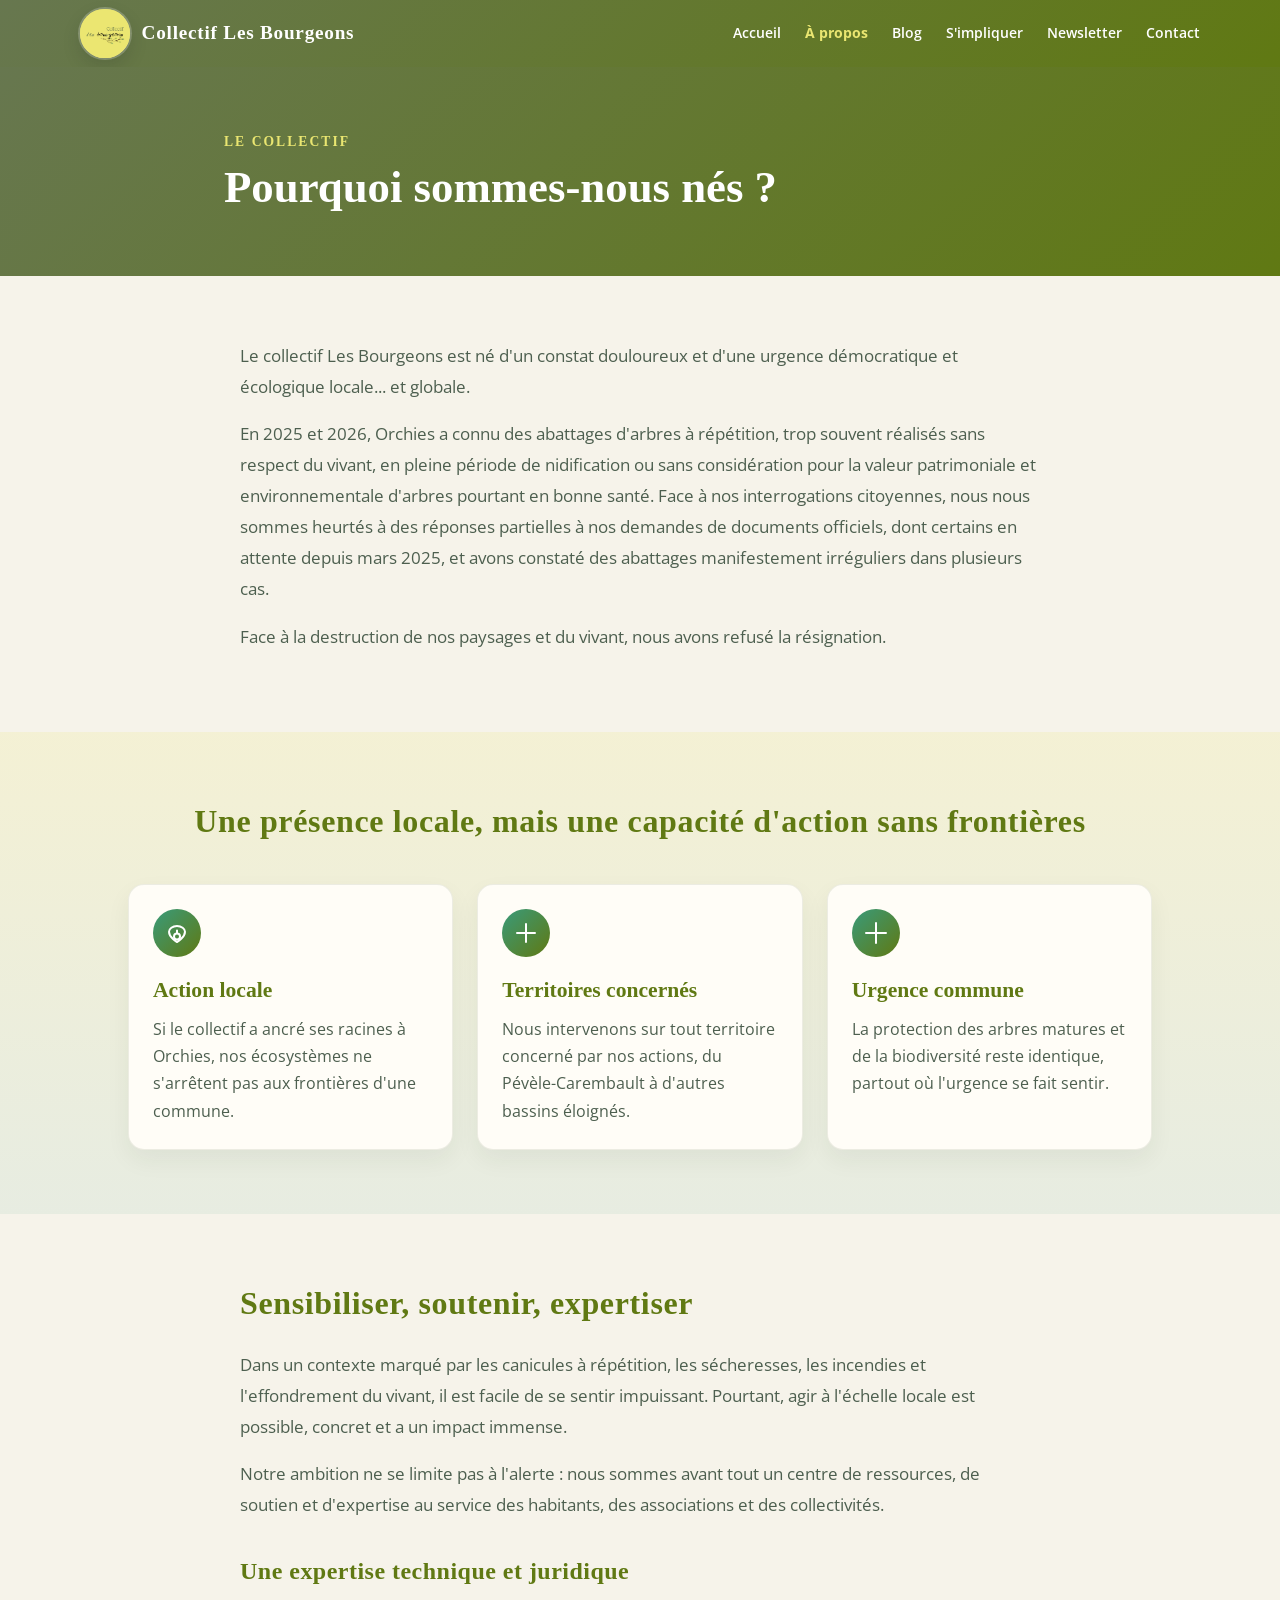
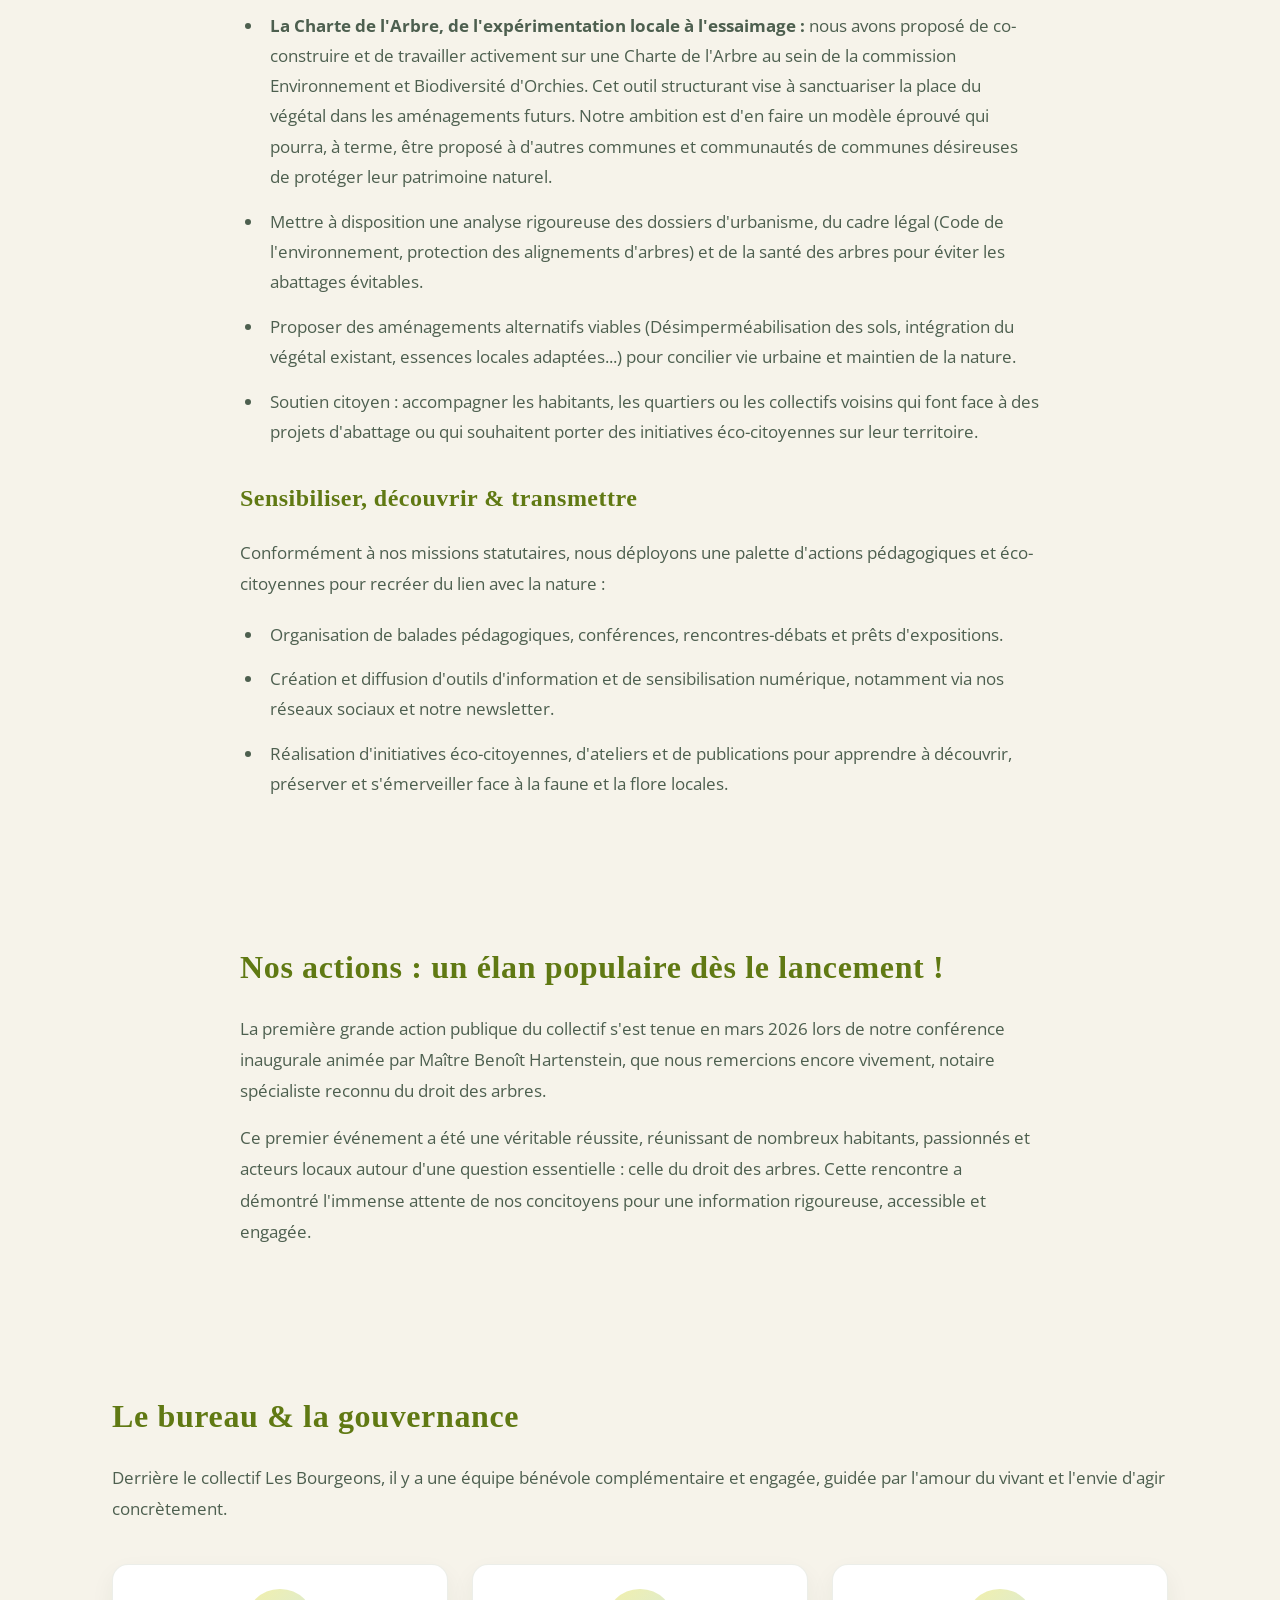
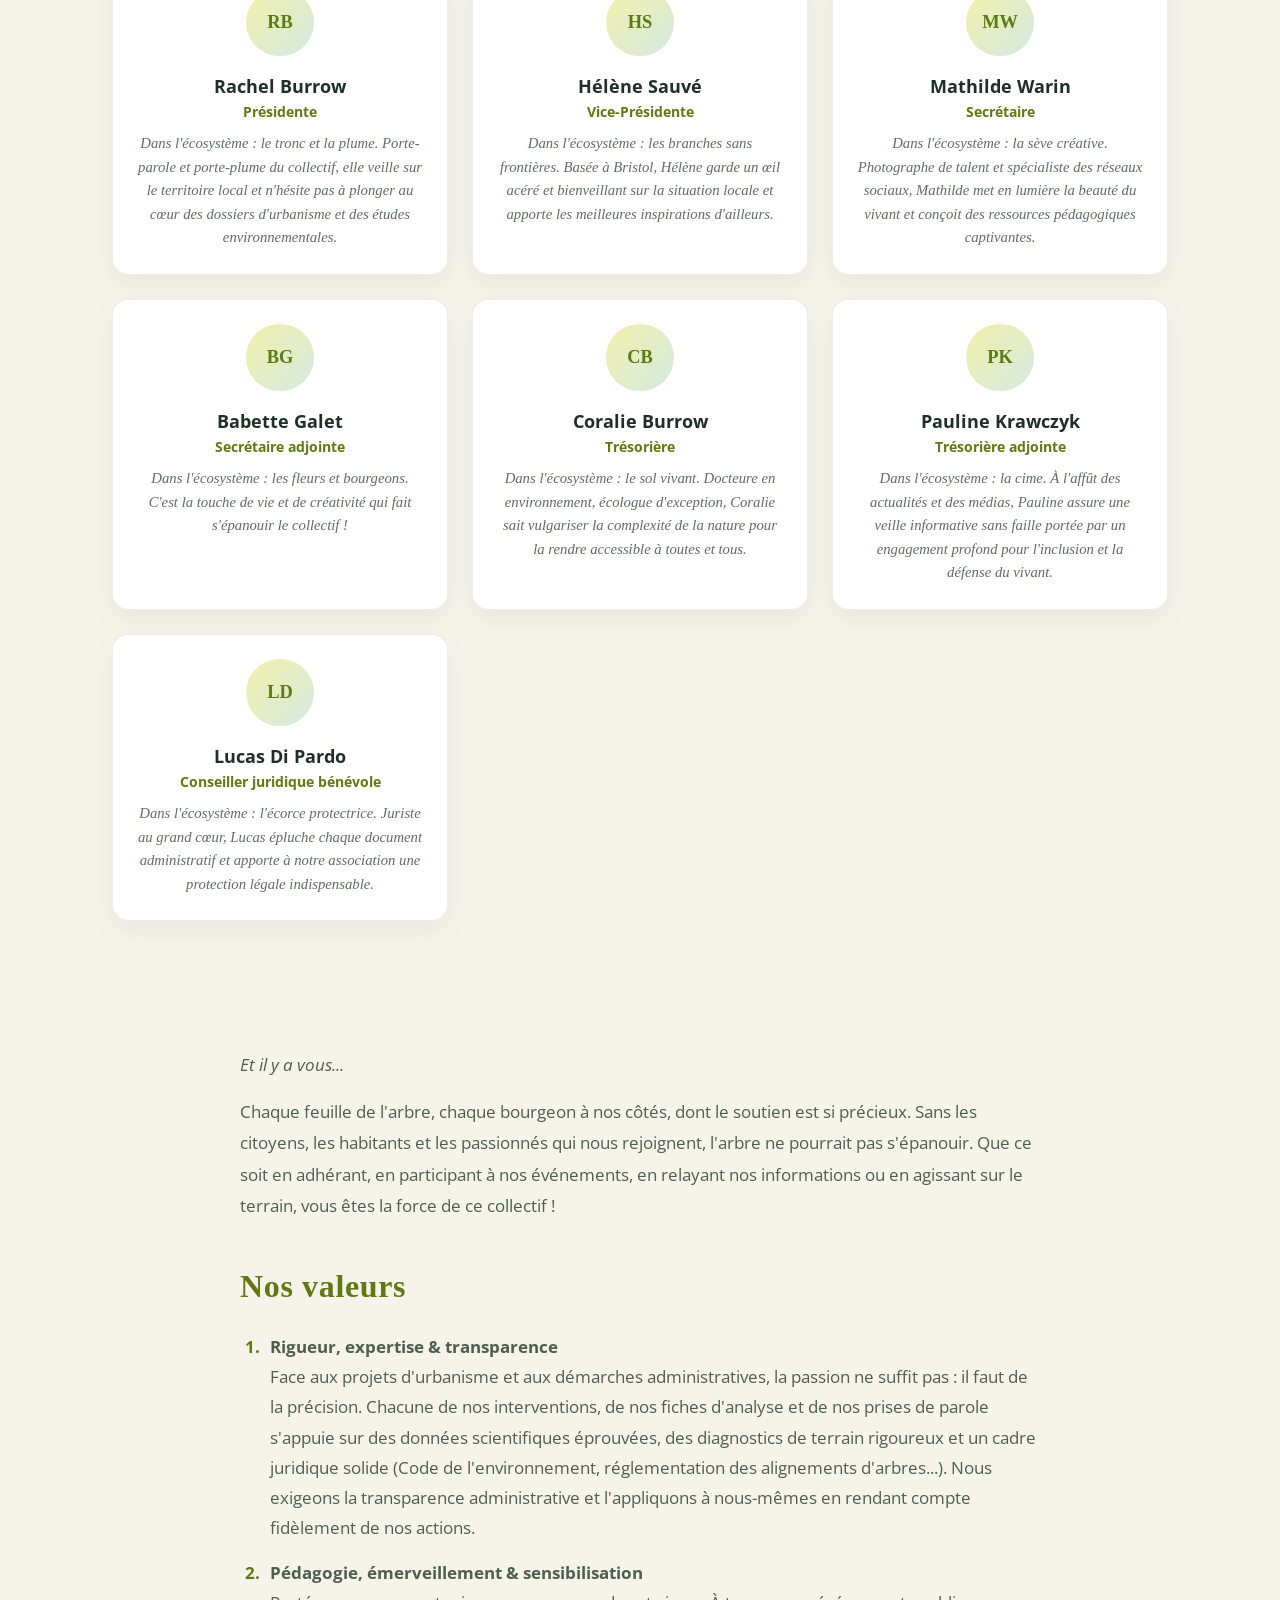
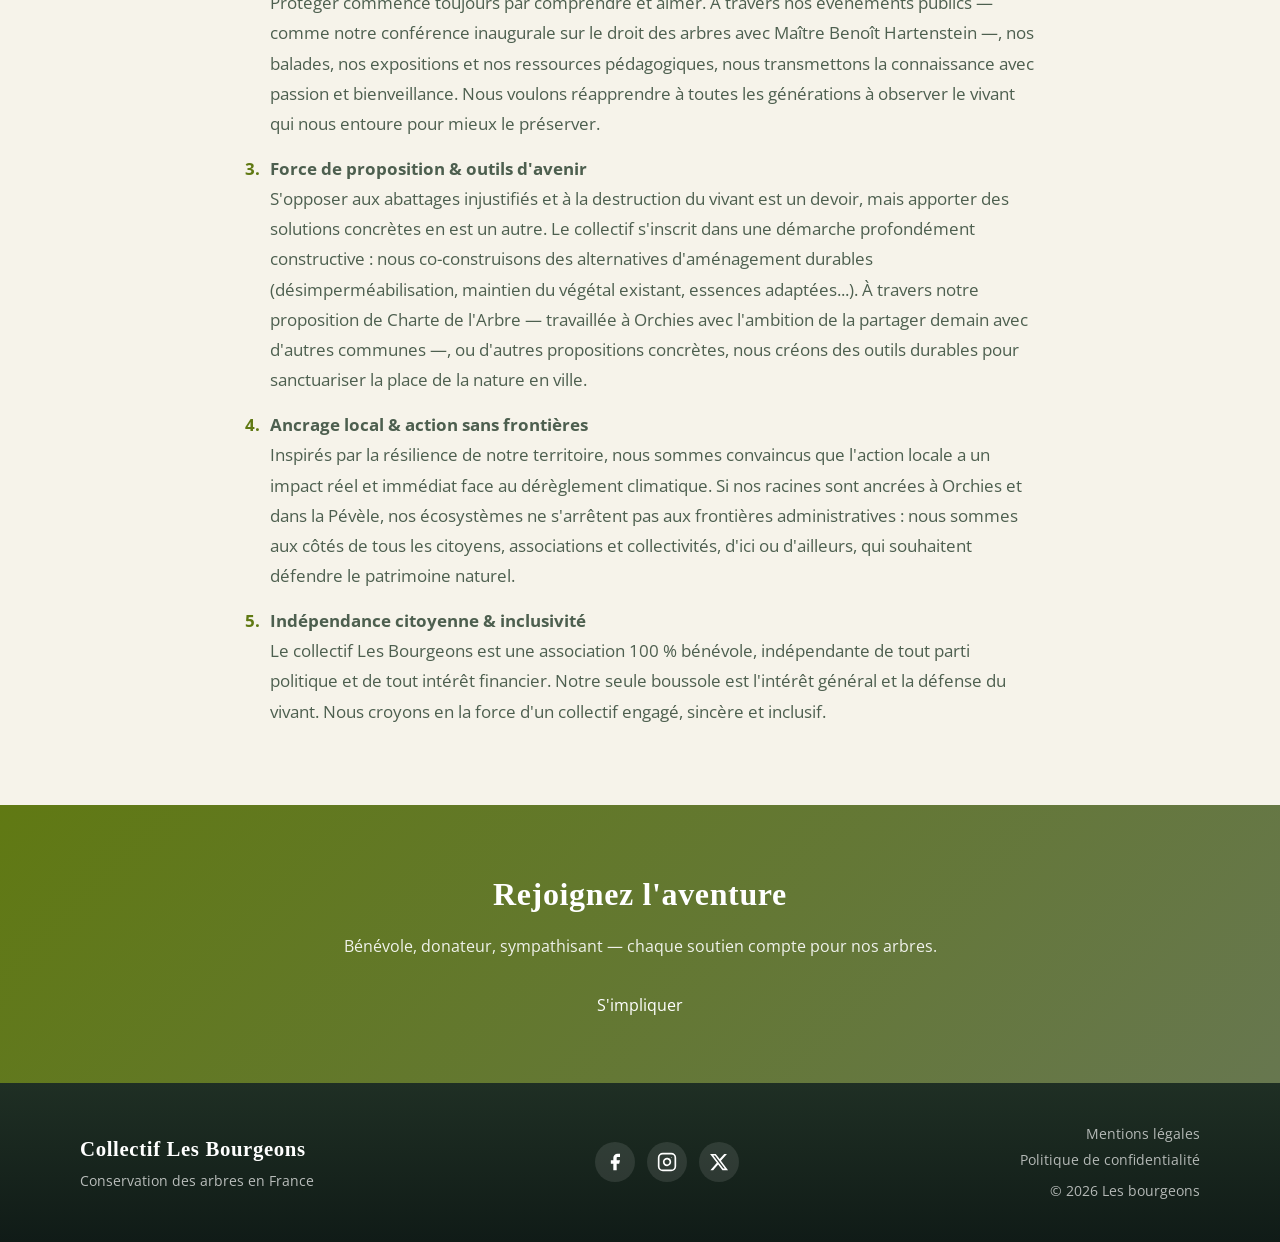
<file: about.html>
<!DOCTYPE html>
<html lang="fr">
<head>
  <meta charset="UTF-8">
  <meta name="viewport" content="width=device-width, initial-scale=1.0">
  <title>À propos — Les bourgeons</title>
  <meta name="description" content="Découvrez l'histoire, la mission et l'équipe de l'association Les bourgeons, dédiée à la conservation des arbres en France.">
  <link rel="preconnect" href="https://fonts.googleapis.com">
  <link rel="preconnect" href="https://fonts.gstatic.com" crossorigin>
  <link href="https://fonts.googleapis.com/css2?family=Open+Sans:wght@400;500;600;700;800&display=swap" rel="stylesheet">
  <link rel="stylesheet" href="styles.css">
</head>
<body>

  <!-- Navigation -->
  <nav class="navbar">
    <div class="navbar-inner">
      <div class="navbar-row">
        <a href="index.html" class="brand">
          <div class="brand-logo">
            <img src="images/logo-yellow.jpg" alt="Collectif Les Bourgeons logo" />
          </div>
          <span class="brand-name">Collectif Les Bourgeons</span>
        </a>
        <div class="nav-links">
          <a href="/">Accueil</a>
          <a href="about" class="active">À propos</a>
          <a href="blog">Blog</a>
          <a href="agir">S'impliquer</a>
          <a href="newsletter">Newsletter</a>
          <a href="contact">Contact</a>
        </div>
        <button id="menu-btn" class="menu-btn" aria-label="Ouvrir le menu">
          <svg fill="none" stroke="currentColor" viewBox="0 0 24 24">
            <path stroke-linecap="round" stroke-linejoin="round" stroke-width="2" d="M4 6h16M4 12h16M4 18h16"/>
          </svg>
        </button>
      </div>
      <div id="mobile-menu" class="mobile-menu">
        <div class="mobile-menu-inner">
           <a href="/">Accueil</a>
          <a href="about" class="active">À propos</a>
          <a href="blog">Blog</a>
          <a href="agir">S'impliquer</a>
          <a href="newsletter">Newsletter</a>
          <a href="contact">Contact</a>
        </div>
      </div>
    </div>
  </nav>

  <main>

    <section class="page-header">
      <div class="page-header-inner">
        <p class="page-header-eyebrow">Le collectif</p>
        <h1 class="page-header-title">Pourquoi sommes-nous nés ?</h1>
      </div>
    </section>

    <section class="content-section">
      <p class="body-text">
        Le collectif Les Bourgeons est né d'un constat douloureux et d'une urgence démocratique et écologique locale... et globale.
      </p>
      <p class="body-text">
        En 2025 et 2026, Orchies a connu des abattages d'arbres à répétition, trop souvent réalisés sans respect du vivant, en pleine période de nidification ou sans considération pour la valeur patrimoniale et environnementale d'arbres pourtant en bonne santé. Face à nos interrogations citoyennes, nous nous sommes heurtés à des réponses partielles à nos demandes de documents officiels, dont certains en attente depuis mars 2025, et avons constaté des abattages manifestement irréguliers dans plusieurs cas.
      </p>
      <p class="body-text">
        Face à la destruction de nos paysages et du vivant, nous avons refusé la résignation.
      </p>
    </section>

    <section class="section-tinted">
      <div class="section-tinted-inner">
        <h2 class="section-title section-title-center">Une présence locale, mais une capacité d'action sans frontières</h2>
        <div class="feature-grid">
          <div class="feature-card">
            <div class="feature-icon">
              <svg fill="none" stroke="currentColor" stroke-width="2" viewBox="0 0 24 24">
                <path stroke-linecap="round" stroke-linejoin="round" d="M12 21s-8-4.35-8-10.16C4 7.64 7.58 5 12 5s8 2.64 8 5.84C20 16.65 12 21 12 21z"/>
                <path stroke-linecap="round" stroke-linejoin="round" d="M12 9.5v3m0 0c1.66 0 3 1.34 3 3s-1.34 3-3 3-3-1.34-3-3 1.34-3 3-3z"/>
              </svg>
            </div>
            <h3>Action locale</h3>
            <p>Si le collectif a ancré ses racines à Orchies, nos écosystèmes ne s'arrêtent pas aux frontières d'une commune.</p>
          </div>
          <div class="feature-card">
            <div class="feature-icon">
              <svg fill="none" stroke="currentColor" stroke-width="2" viewBox="0 0 24 24">
                <path stroke-linecap="round" stroke-linejoin="round" d="M3 12h18M12 3v18"/>
              </svg>
            </div>
            <h3>Territoires concernés</h3>
            <p>Nous intervenons sur tout territoire concerné par nos actions, du Pévèle-Carembault à d'autres bassins éloignés.</p>
          </div>
          <div class="feature-card">
            <div class="feature-icon">
              <svg fill="none" stroke="currentColor" stroke-width="2" viewBox="0 0 24 24">
                <path stroke-linecap="round" stroke-linejoin="round" d="M12 2v20M2 12h20"/>
              </svg>
            </div>
            <h3>Urgence commune</h3>
            <p>La protection des arbres matures et de la biodiversité reste identique, partout où l'urgence se fait sentir.</p>
          </div>
        </div>
      </div>
    </section>

    <section class="content-section">
      <h2 class="section-title">Sensibiliser, soutenir, expertiser</h2>
      <p class="body-text">
        Dans un contexte marqué par les canicules à répétition, les sécheresses, les incendies et l'effondrement du vivant, il est facile de se sentir impuissant. Pourtant, agir à l'échelle locale est possible, concret et a un impact immense.
      </p>
      <p class="body-text">
        Notre ambition ne se limite pas à l'alerte : nous sommes avant tout un centre de ressources, de soutien et d'expertise au service des habitants, des associations et des collectivités.
      </p>
      

      <h3 class="section-title" style="font-size: 1.5rem; margin-top: 2rem;">Une expertise technique et juridique</h3>
      <ul class="about-bullets">
        <li>
          <strong>La Charte de l'Arbre, de l'expérimentation locale à l'essaimage :</strong> nous avons proposé de co-construire et de travailler activement sur une Charte de l'Arbre au sein de la commission Environnement et Biodiversité d'Orchies. Cet outil structurant vise à sanctuariser la place du végétal dans les aménagements futurs. Notre ambition est d'en faire un modèle éprouvé qui pourra, à terme, être proposé à d'autres communes et communautés de communes désireuses de protéger leur patrimoine naturel.
        </li>
        <li>
          Mettre à disposition une analyse rigoureuse des dossiers d'urbanisme, du cadre légal (Code de l'environnement, protection des alignements d'arbres) et de la santé des arbres pour éviter les abattages évitables.
        </li>
        <li>
          Proposer des aménagements alternatifs viables (Désimperméabilisation des sols, intégration du végétal existant, essences locales adaptées...) pour concilier vie urbaine et maintien de la nature.
        </li>
        <li>
          Soutien citoyen : accompagner les habitants, les quartiers ou les collectifs voisins qui font face à des projets d'abattage ou qui souhaitent porter des initiatives éco-citoyennes sur leur territoire.
        </li>
      </ul>

      <h3 class="section-title" style="font-size: 1.5rem; margin-top: 2rem;">Sensibiliser, découvrir &amp; transmettre</h3>
      <p class="body-text">
        Conformément à nos missions statutaires, nous déployons une palette d'actions pédagogiques et éco-citoyennes pour recréer du lien avec la nature :
      </p>
      <ul class="about-bullets">
        <li>Organisation de balades pédagogiques, conférences, rencontres-débats et prêts d'expositions.</li>
        <li>Création et diffusion d'outils d'information et de sensibilisation numérique, notamment via nos réseaux sociaux et notre newsletter.</li>
        <li>Réalisation d'initiatives éco-citoyennes, d'ateliers et de publications pour apprendre à découvrir, préserver et s'émerveiller face à la faune et la flore locales.</li>
      </ul>
    </section>

    <section class="content-section">
      <h2 class="section-title">Nos actions : un élan populaire dès le lancement !</h2>
      <p class="body-text">
        La première grande action publique du collectif s'est tenue en mars 2026 lors de notre conférence inaugurale animée par Maître Benoît Hartenstein, que nous remercions encore vivement, notaire spécialiste reconnu du droit des arbres.
      </p>
      <p class="body-text">
        Ce premier événement a été une véritable réussite, réunissant de nombreux habitants, passionnés et acteurs locaux autour d'une question essentielle : celle du droit des arbres. Cette rencontre a démontré l'immense attente de nos concitoyens pour une information rigoureuse, accessible et engagée.
      </p>
    </section>

    <section class="content-section content-section-wide">
      <h2 class="section-title">Le bureau &amp; la gouvernance</h2>
      <p class="body-text lead-text">
        Derrière le collectif Les Bourgeons, il y a une équipe bénévole complémentaire et engagée, guidée par l'amour du vivant et l'envie d'agir concrètement.
      </p>
      <div class="team-grid">
        <div class="team-card">
          <div class="avatar-circle"><span>RB</span></div>
          <p class="team-name">Rachel Burrow</p>
          <p class="team-role">Présidente</p>
          <p class="team-bio">Dans l'écosystème : le tronc et la plume. Porte-parole et porte-plume du collectif, elle veille sur le territoire local et n'hésite pas à plonger au cœur des dossiers d'urbanisme et des études environnementales.</p>
        </div>
        <div class="team-card">
          <div class="avatar-circle"><span>HS</span></div>
          <p class="team-name">Hélène Sauvé</p>
          <p class="team-role">Vice-Présidente</p>
          <p class="team-bio">Dans l'écosystème : les branches sans frontières. Basée à Bristol, Hélène garde un œil acéré et bienveillant sur la situation locale et apporte les meilleures inspirations d'ailleurs.</p>
        </div>
        <div class="team-card">
          <div class="avatar-circle"><span>MW</span></div>
          <p class="team-name">Mathilde Warin</p>
          <p class="team-role">Secrétaire</p>
          <p class="team-bio">Dans l'écosystème : la sève créative. Photographe de talent et spécialiste des réseaux sociaux, Mathilde met en lumière la beauté du vivant et conçoit des ressources pédagogiques captivantes.</p>
        </div>
        <div class="team-card">
          <div class="avatar-circle"><span>BG</span></div>
          <p class="team-name">Babette Galet</p>
          <p class="team-role">Secrétaire adjointe</p>
          <p class="team-bio">Dans l'écosystème : les fleurs et bourgeons. C'est la touche de vie et de créativité qui fait s'épanouir le collectif !</p>
        </div>
        <div class="team-card">
          <div class="avatar-circle"><span>CB</span></div>
          <p class="team-name">Coralie Burrow</p>
          <p class="team-role">Trésorière</p>
          <p class="team-bio">Dans l'écosystème : le sol vivant. Docteure en environnement, écologue d'exception, Coralie sait vulgariser la complexité de la nature pour la rendre accessible à toutes et tous.</p>
        </div>
        <div class="team-card">
          <div class="avatar-circle"><span>PK</span></div>
          <p class="team-name">Pauline Krawczyk</p>
          <p class="team-role">Trésorière adjointe</p>
          <p class="team-bio">Dans l'écosystème : la cime. À l'affût des actualités et des médias, Pauline assure une veille informative sans faille portée par un engagement profond pour l'inclusion et la défense du vivant.</p>
        </div>
        <div class="team-card">
          <div class="avatar-circle"><span>LD</span></div>
          <p class="team-name">Lucas Di Pardo</p>
          <p class="team-role">Conseiller juridique bénévole</p>
          <p class="team-bio">Dans l'écosystème : l'écorce protectrice. Juriste au grand cœur, Lucas épluche chaque document administratif et apporte à notre association une protection légale indispensable.</p>
        </div>
      </div>
    </section>

    <section class="content-section">
      <p class="body-text">
        <em>Et il y a vous...</em>
      </p>
      <p class="body-text">
        Chaque feuille de l'arbre, chaque bourgeon à nos côtés, dont le soutien est si précieux. Sans les citoyens, les habitants et les passionnés qui nous rejoignent, l'arbre ne pourrait pas s'épanouir. Que ce soit en adhérant, en participant à nos événements, en relayant nos informations ou en agissant sur le terrain, vous êtes la force de ce collectif !
      </p>

      <h2 class="section-title" style="margin-top: 2.5rem;">Nos valeurs</h2>
      <ol class="value-list">
        <li>
          <strong>Rigueur, expertise &amp; transparence</strong><br>
          Face aux projets d'urbanisme et aux démarches administratives, la passion ne suffit pas : il faut de la précision. Chacune de nos interventions, de nos fiches d'analyse et de nos prises de parole s'appuie sur des données scientifiques éprouvées, des diagnostics de terrain rigoureux et un cadre juridique solide (Code de l'environnement, réglementation des alignements d'arbres...). Nous exigeons la transparence administrative et l'appliquons à nous-mêmes en rendant compte fidèlement de nos actions.
        </li>
        <li>
          <strong>Pédagogie, émerveillement &amp; sensibilisation</strong><br>
          Protéger commence toujours par comprendre et aimer. À travers nos événements publics — comme notre conférence inaugurale sur le droit des arbres avec Maître Benoît Hartenstein —, nos balades, nos expositions et nos ressources pédagogiques, nous transmettons la connaissance avec passion et bienveillance. Nous voulons réapprendre à toutes les générations à observer le vivant qui nous entoure pour mieux le préserver.
        </li>
        <li>
          <strong>Force de proposition &amp; outils d'avenir</strong><br>
          S'opposer aux abattages injustifiés et à la destruction du vivant est un devoir, mais apporter des solutions concrètes en est un autre. Le collectif s'inscrit dans une démarche profondément constructive : nous co-construisons des alternatives d'aménagement durables (désimperméabilisation, maintien du végétal existant, essences adaptées...). À travers notre proposition de Charte de l'Arbre — travaillée à Orchies avec l'ambition de la partager demain avec d'autres communes —, ou d'autres propositions concrètes, nous créons des outils durables pour sanctuariser la place de la nature en ville.
        </li>
        <li>
          <strong>Ancrage local &amp; action sans frontières</strong><br>
          Inspirés par la résilience de notre territoire, nous sommes convaincus que l'action locale a un impact réel et immédiat face au dérèglement climatique. Si nos racines sont ancrées à Orchies et dans la Pévèle, nos écosystèmes ne s'arrêtent pas aux frontières administratives : nous sommes aux côtés de tous les citoyens, associations et collectivités, d'ici ou d'ailleurs, qui souhaitent défendre le patrimoine naturel.
        </li>
        <li>
          <strong>Indépendance citoyenne &amp; inclusivité</strong><br>
          Le collectif Les Bourgeons est une association 100 % bénévole, indépendante de tout parti politique et de tout intérêt financier. Notre seule boussole est l'intérêt général et la défense du vivant. Nous croyons en la force d'un collectif engagé, sincère et inclusif.
        </li>
      </ol>
    </section>

    <section class="cta-section">
      <div class="cta-inner">
        <h2>Rejoignez l'aventure</h2>
        <p>Bénévole, donateur, sympathisant — chaque soutien compte pour nos arbres.</p>
        <a href="agir class="btn btn-white">S'impliquer</a>
      </div>
    </section>

  </main>

  <!-- Footer -->
  <footer class="site-footer">
    <div class="footer-inner">
      <div class="footer-row">
        <div class="footer-brand">
          <p>Collectif Les Bourgeons</p>
          <p>Conservation des arbres en France</p>
        </div>
        <div class="footer-socials">
          <a href="#VOTRE-LIEN-FACEBOOK" class="footer-social-icon" aria-label="Facebook">
            <svg fill="currentColor" viewBox="0 0 24 24"><path d="M18 2h-3a5 5 0 0 0-5 5v3H7v4h3v8h4v-8h3l1-4h-4V7a1 1 0 0 1 1-1h3z"/></svg>
          </a>
          <a href="#VOTRE-LIEN-INSTAGRAM" class="footer-social-icon" aria-label="Instagram">
            <svg fill="none" stroke="currentColor" stroke-width="2" viewBox="0 0 24 24"><rect x="2" y="2" width="20" height="20" rx="5"/><path d="M16 11.37A4 4 0 1 1 12.63 8 4 4 0 0 1 16 11.37z"/><circle cx="17.5" cy="6.5" r="0.5" fill="white" stroke="none"/></svg>
          </a>
          <a href="#VOTRE-LIEN-X" class="footer-social-icon" aria-label="X (Twitter)">
            <svg fill="currentColor" viewBox="0 0 24 24"><path d="M18.244 2.25h3.308l-7.227 8.26 8.502 11.24H16.17l-5.214-6.817L4.99 21.75H1.68l7.73-8.835L1.254 2.25H8.08l4.713 6.231zm-1.161 17.52h1.833L7.084 4.126H5.117z"/></svg>
          </a>
        </div>
        <div class="footer-legal">
          <a href="legal.html">Mentions légales</a>
          <a href="legal.html#rgpd">Politique de confidentialité</a>
          <p>© 2026 Les bourgeons</p>
        </div>
      </div>
    </div>
  </footer>

  <script>
    const btn = document.getElementById('menu-btn');
    const menu = document.getElementById('mobile-menu');
    btn.addEventListener('click', () => menu.classList.toggle('is-open'));
  </script>
</body>
</html>
</file>
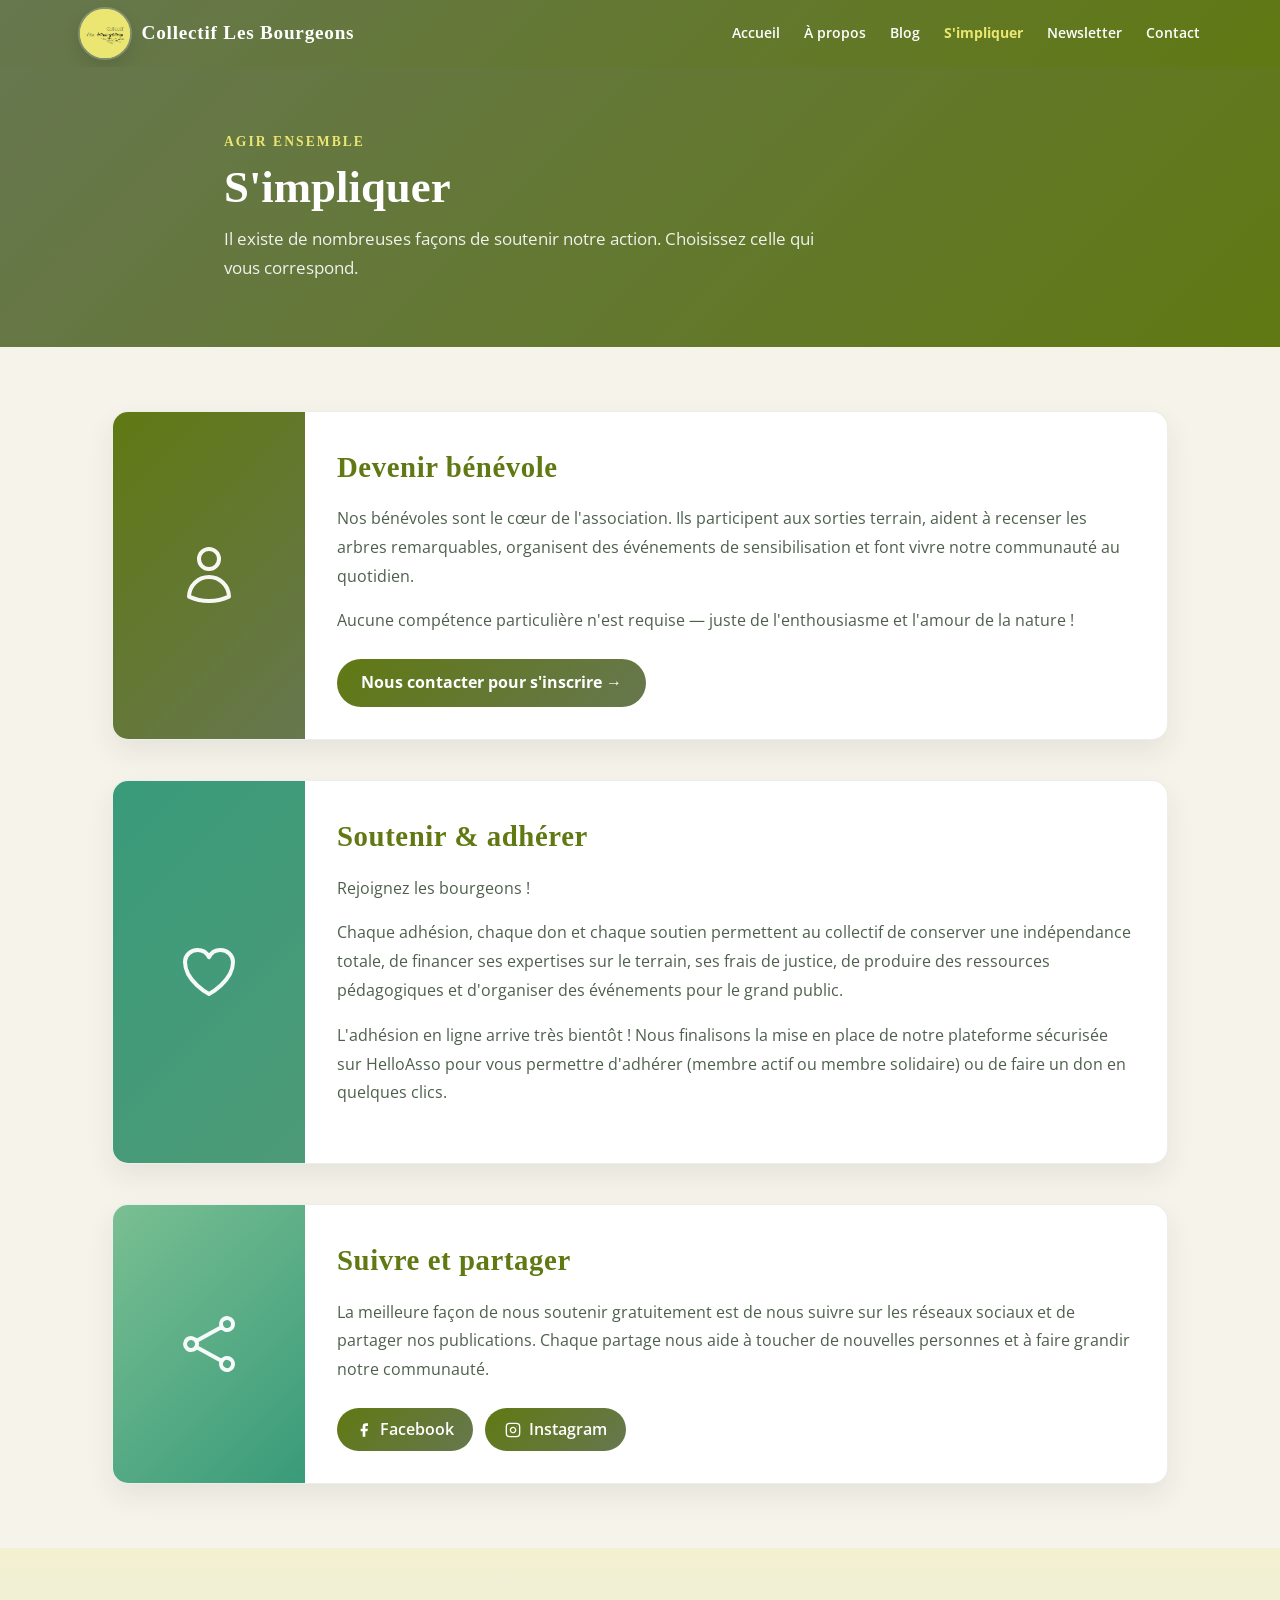
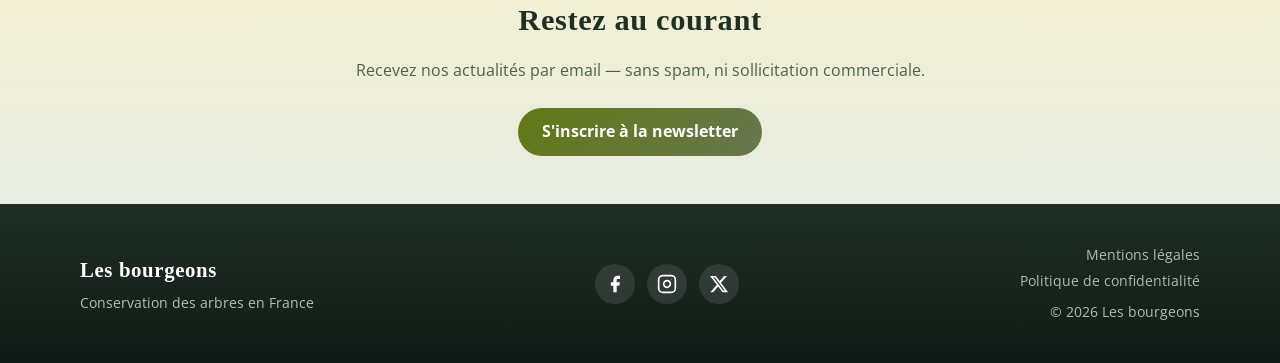
<file: agir.html>
<!DOCTYPE html>
<html lang="fr">
<head>
  <meta charset="UTF-8">
  <meta name="viewport" content="width=device-width, initial-scale=1.0">
  <title>S'impliquer — Les bourgeons</title>
  <meta name="description" content="Devenez bénévole, faites un don ou suivez-nous sur les réseaux sociaux. Chaque geste compte pour la conservation des arbres.">
  <link rel="preconnect" href="https://fonts.googleapis.com">
  <link rel="preconnect" href="https://fonts.gstatic.com" crossorigin>
  <link href="https://fonts.googleapis.com/css2?family=Open+Sans:wght@400;500;600;700;800&display=swap" rel="stylesheet">
  <link rel="stylesheet" href="styles.css">
</head>
<body>

  <!-- Navigation -->
  <nav class="navbar">
    <div class="navbar-inner">
      <div class="navbar-row">
        <a href="index.html" class="brand">
          <div class="brand-logo">
            <img src="images/logo-yellow.jpg" alt="Collectif Les Bourgeons logo" />
          </div>
          <span class="brand-name">Collectif Les Bourgeons</span>
        </a>
        <div class="nav-links">
          <a href="/">Accueil</a>
          <a href="about">À propos</a>
          <a href="blog">Blog</a>
          <a href="agir" class="active">S'impliquer</a>
          <a href="newsletter">Newsletter</a>
          <a href="contact">Contact</a>
        </div>
        <button id="menu-btn" class="menu-btn" aria-label="Ouvrir le menu">
          <svg fill="none" stroke="currentColor" viewBox="0 0 24 24">
            <path stroke-linecap="round" stroke-linejoin="round" stroke-width="2" d="M4 6h16M4 12h16M4 18h16"/>
          </svg>
        </button>
      </div>
      <div id="mobile-menu" class="mobile-menu">
        <div class="mobile-menu-inner">
          <a href="/">Accueil</a>
          <a href="about">À propos</a>
          <a href="blog">Blog</a>
          <a href="agir" class="active">S'impliquer</a>
          <a href="newsletter">Newsletter</a>
          <a href="contact">Contact</a>
        </div>
      </div>
    </div>
  </nav>

  <main>

    <!-- Page header -->
    <section class="page-header">
      <div class="page-header-inner">
        <p class="page-header-eyebrow">Agir ensemble</p>
        <h1 class="page-header-title">S'impliquer</h1>
        <p class="page-header-subtitle">
          Il existe de nombreuses façons de soutenir notre action. Choisissez celle qui vous correspond.
        </p>
      </div>
    </section>

    <!-- Ways to get involved -->
    <section class="involve-section">
      <div class="involve-cards">

        <!-- Bénévolat -->
        <div class="involve-card">
          <div class="involve-icon-panel involve-icon-panel--dark">
            <svg fill="none" stroke="currentColor" stroke-width="1.5" viewBox="0 0 24 24">
              <path stroke-linecap="round" stroke-linejoin="round" d="M15.75 6a3.75 3.75 0 11-7.5 0 3.75 3.75 0 017.5 0zM4.501 20.118a7.5 7.5 0 0114.998 0A17.933 17.933 0 0112 21.75c-2.676 0-5.216-.584-7.499-1.632z"/>
            </svg>
          </div>
          <div class="involve-content">
            <h2>Devenir bénévole</h2>
            <p>
              Nos bénévoles sont le cœur de l'association. Ils participent aux sorties terrain, aident à recenser les arbres remarquables,
              organisent des événements de sensibilisation et font vivre notre communauté au quotidien.
            </p>
            <p>
              Aucune compétence particulière n'est requise — juste de l'enthousiasme et l'amour de la nature !
            </p>
            <a href="contact.html" class="btn-pill btn-pill--dark">Nous contacter pour s'inscrire →</a>
          </div>
        </div>

        <!-- Soutenir & adhérer -->
        <div class="involve-card">
          <div class="involve-icon-panel involve-icon-panel--mid">
            <svg fill="none" stroke="currentColor" stroke-width="1.5" viewBox="0 0 24 24">
              <path stroke-linecap="round" stroke-linejoin="round" d="M21 8.25c0-2.485-2.099-4.5-4.688-4.5-1.935 0-3.597 1.126-4.312 2.733-.715-1.607-2.377-2.733-4.313-2.733C5.1 3.75 3 5.765 3 8.25c0 7.22 9 12 9 12s9-4.78 9-12z"/>
            </svg>
          </div>
          <div class="involve-content">
            <h2>Soutenir &amp; adhérer</h2>
            <p>
              Rejoignez les bourgeons !
            </p>
            <p>
              Chaque adhésion, chaque don et chaque soutien permettent au collectif de conserver une indépendance totale, de financer ses expertises sur le terrain, ses frais de justice, de produire des ressources pédagogiques et d'organiser des événements pour le grand public.
            </p>
            <p>
              L'adhésion en ligne arrive très bientôt ! Nous finalisons la mise en place de notre plateforme sécurisée sur HelloAsso pour vous permettre d'adhérer (membre actif ou membre solidaire) ou de faire un don en quelques clics.
            </p>
          </div>
        </div>

        <!-- Réseaux sociaux -->
        <div class="involve-card">
          <div class="involve-icon-panel involve-icon-panel--light">
            <svg fill="none" stroke="currentColor" stroke-width="1.5" viewBox="0 0 24 24">
              <path stroke-linecap="round" stroke-linejoin="round" d="M7.217 10.907a2.25 2.25 0 100 2.186m0-2.186c.18.324.283.696.283 1.093s-.103.77-.283 1.093m0-2.186l9.566-5.314m-9.566 7.5l9.566 5.314m0 0a2.25 2.25 0 103.935 2.186 2.25 2.25 0 00-3.935-2.186zm0-12.814a2.25 2.25 0 103.933-2.185 2.25 2.25 0 00-3.933 2.185z"/>
            </svg>
          </div>
          <div class="involve-content">
            <h2>Suivre et partager</h2>
            <p>
              La meilleure façon de nous soutenir gratuitement est de nous suivre sur les réseaux sociaux et de partager nos publications.
              Chaque partage nous aide à toucher de nouvelles personnes et à faire grandir notre communauté.
            </p>
            <div class="social-btn-row">
              <a href="https://www.facebook.com/profile.php?id=61587497155427" class="social-btn">
                <svg fill="currentColor" viewBox="0 0 24 24"><path d="M18 2h-3a5 5 0 0 0-5 5v3H7v4h3v8h4v-8h3l1-4h-4V7a1 1 0 0 1 1-1h3z"/></svg>
                Facebook
              </a>
              <a href="https://www.instagram.com/collectif.les.bourgeons?igsh=MTI3ZDdxcW9ycHR5Yw%3D%3D" class="social-btn">
                <svg fill="none" stroke="currentColor" stroke-width="2" viewBox="0 0 24 24"><rect x="2" y="2" width="20" height="20" rx="5"/><path d="M16 11.37A4 4 0 1 1 12.63 8 4 4 0 0 1 16 11.37z"/><circle cx="17.5" cy="6.5" r="0.5" fill="white" stroke="none"/></svg>
                Instagram
              </a>
            </div>
          </div>
        </div>

      </div>
    </section>

    <!-- Newsletter nudge -->
    <section class="newsletter-nudge">
      <div class="newsletter-nudge-inner">
        <h2>Restez au courant</h2>
        <p>Recevez nos actualités par email — sans spam, ni sollicitation commerciale.</p>
        <a href="newsletter.html" class="btn-pill btn-pill--dark">S'inscrire à la newsletter</a>
      </div>
    </section>

  </main>

  <!-- Footer -->
  <footer class="site-footer">
    <div class="footer-inner">
      <div class="footer-row">
        <div class="footer-brand">
          <p>Les bourgeons</p>
          <p>Conservation des arbres en France</p>
        </div>
        <div class="footer-socials">
          <a href="#VOTRE-LIEN-FACEBOOK" class="footer-social-icon" aria-label="Facebook">
            <svg fill="currentColor" viewBox="0 0 24 24"><path d="M18 2h-3a5 5 0 0 0-5 5v3H7v4h3v8h4v-8h3l1-4h-4V7a1 1 0 0 1 1-1h3z"/></svg>
          </a>
          <a href="#VOTRE-LIEN-INSTAGRAM" class="footer-social-icon" aria-label="Instagram">
            <svg fill="none" stroke="currentColor" stroke-width="2" viewBox="0 0 24 24"><rect x="2" y="2" width="20" height="20" rx="5"/><path d="M16 11.37A4 4 0 1 1 12.63 8 4 4 0 0 1 16 11.37z"/><circle cx="17.5" cy="6.5" r="0.5" fill="white" stroke="none"/></svg>
          </a>
          <a href="#VOTRE-LIEN-X" class="footer-social-icon" aria-label="X (Twitter)">
            <svg fill="currentColor" viewBox="0 0 24 24"><path d="M18.244 2.25h3.308l-7.227 8.26 8.502 11.24H16.17l-5.214-6.817L4.99 21.75H1.68l7.73-8.835L1.254 2.25H8.08l4.713 6.231zm-1.161 17.52h1.833L7.084 4.126H5.117z"/></svg>
          </a>
        </div>
        <div class="footer-legal">
          <a href="legal.html">Mentions légales</a>
          <a href="legal.html#rgpd">Politique de confidentialité</a>
          <p>© 2026 Les bourgeons</p>
        </div>
      </div>
    </div>
  </footer>

  <script>
    const btn = document.getElementById('menu-btn');
    const menu = document.getElementById('mobile-menu');
    btn.addEventListener('click', () => menu.classList.toggle('is-open'));
  </script>
</body>
</html>
</file>
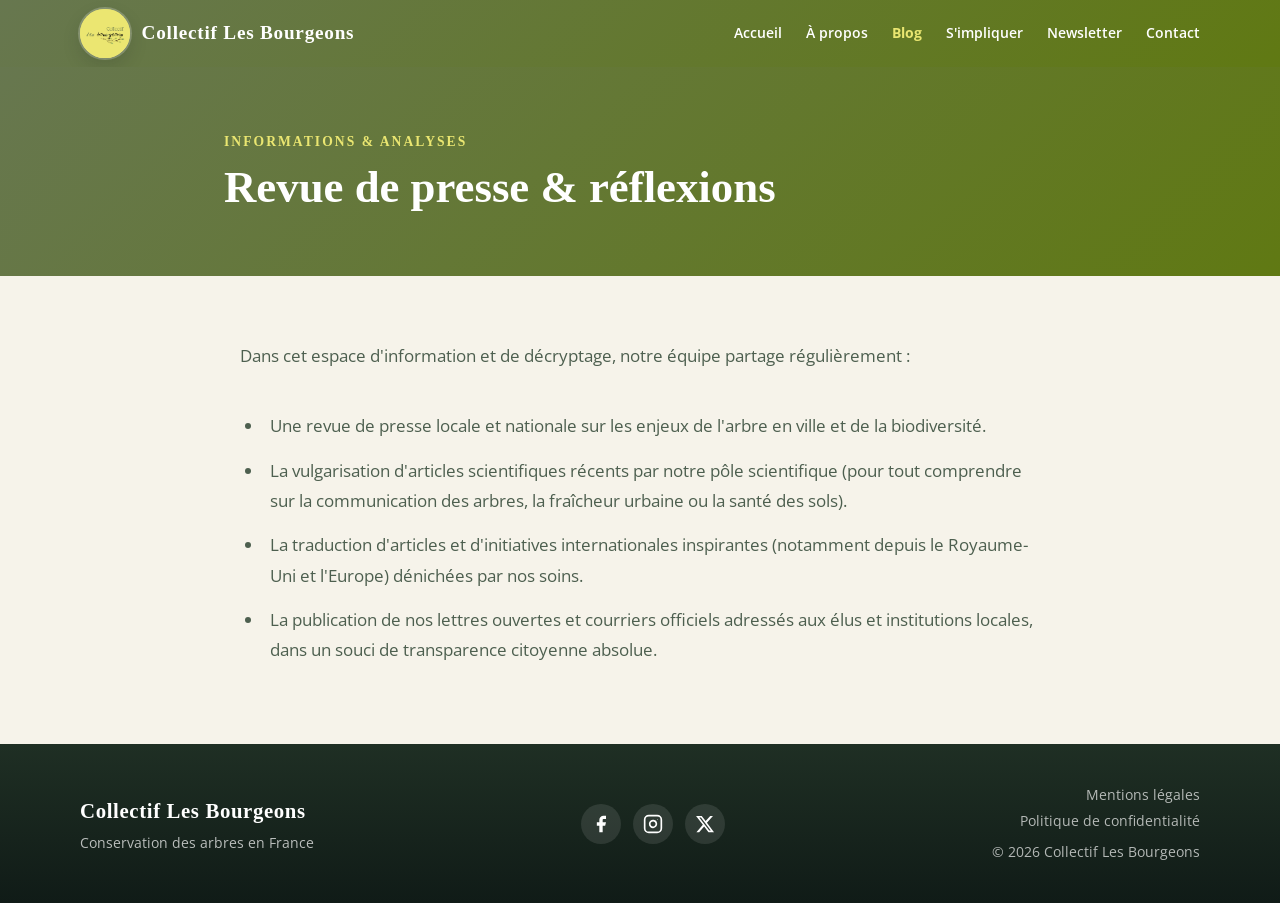
<file: blog.html>
<!DOCTYPE html>
<html lang="fr">
<head>
  <meta charset="UTF-8">
  <meta name="viewport" content="width=device-width, initial-scale=1.0">
  <title>Blog — Les bourgeons</title>
  <meta name="description" content="Revue de presse et réflexions du Collectif Les Bourgeons sur les enjeux de l'arbre en ville et de la biodiversité.">
  <link rel="preconnect" href="https://fonts.googleapis.com">
  <link rel="preconnect" href="https://fonts.gstatic.com" crossorigin>
  <link href="https://fonts.googleapis.com/css2?family=Open+Sans:wght@400;500;600;700;800&display=swap" rel="stylesheet">
  <link rel="stylesheet" href="styles.css">
</head>
<body>

  <nav class="navbar">
    <div class="navbar-inner">
      <div class="navbar-row">
        <a href="index.html" class="brand">
          <div class="brand-logo">
            <img src="images/logo-yellow.jpg" alt="Collectif Les Bourgeons logo" />
          </div>
          <span class="brand-name">Collectif Les Bourgeons</span>
        </a>
        <div class="nav-links">
          <a href="/">Accueil</a>
          <a href="about">À propos</a>
          <a href="blog" class="active">Blog</a>
          <a href="agir">S'impliquer</a>
          <a href="newsletter">Newsletter</a>
          <a href="contact">Contact</a>
        </div>
        <button id="menu-btn" class="menu-btn" aria-label="Ouvrir le menu">
          <svg fill="none" stroke="currentColor" viewBox="0 0 24 24">
            <path stroke-linecap="round" stroke-linejoin="round" stroke-width="2" d="M4 6h16M4 12h16M4 18h16"/>
          </svg>
        </button>
      </div>
      <div id="mobile-menu" class="mobile-menu">
        <div class="mobile-menu-inner">
          <a href="/">Accueil</a>
          <a href="about">À propos</a>
          <a href="blog" class="active">Blog</a>
          <a href="agir">S'impliquer</a>
          <a href="newsletter">Newsletter</a>
          <a href="contact">Contact</a>
        </div>
      </div>
    </div>
  </nav>

  <main>
    <section class="page-header">
      <div class="page-header-inner">
        <p class="page-header-eyebrow">Informations &amp; analyses</p>
        <h1 class="page-header-title">Revue de presse &amp; réflexions</h1>
      </div>
    </section>

    <section class="content-section">
      <div class="content-max">
        <p class="lead-text body-text">
          Dans cet espace d'information et de décryptage, notre équipe partage régulièrement :
        </p>

        <ul class="about-bullets">
          <li>Une revue de presse locale et nationale sur les enjeux de l'arbre en ville et de la biodiversité.</li>
          <li>La vulgarisation d'articles scientifiques récents par notre pôle scientifique (pour tout comprendre sur la communication des arbres, la fraîcheur urbaine ou la santé des sols).</li>
          <li>La traduction d'articles et d'initiatives internationales inspirantes (notamment depuis le Royaume-Uni et l'Europe) dénichées par nos soins.</li>
          <li>La publication de nos lettres ouvertes et courriers officiels adressés aux élus et institutions locales, dans un souci de transparence citoyenne absolue.</li>
        </ul>
      </div>
    </section>
  </main>

  <footer class="site-footer">
    <div class="footer-inner">
      <div class="footer-row">
        <div class="footer-brand">
          <p>Collectif Les Bourgeons</p>
          <p>Conservation des arbres en France</p>
        </div>
        <div class="footer-socials">
          <a href="#VOTRE-LIEN-FACEBOOK" class="footer-social-icon" aria-label="Facebook">
            <svg fill="currentColor" viewBox="0 0 24 24"><path d="M18 2h-3a5 5 0 0 0-5 5v3H7v4h3v8h4v-8h3l1-4h-4V7a1 1 0 0 1 1-1h3z"/></svg>
          </a>
          <a href="#VOTRE-LIEN-INSTAGRAM" class="footer-social-icon" aria-label="Instagram">
            <svg fill="none" stroke="currentColor" stroke-width="2" viewBox="0 0 24 24"><rect x="2" y="2" width="20" height="20" rx="5"/><path d="M16 11.37A4 4 0 1 1 12.63 8 4 4 0 0 1 16 11.37z"/><circle cx="17.5" cy="6.5" r="0.5" fill="white" stroke="none"/></svg>
          </a>
          <a href="#VOTRE-LIEN-X" class="footer-social-icon" aria-label="X (Twitter)">
            <svg fill="currentColor" viewBox="0 0 24 24"><path d="M18.244 2.25h3.308l-7.227 8.26 8.502 11.24H16.17l-5.214-6.817L4.99 21.75H1.68l7.73-8.835L1.254 2.25H8.08l4.713 6.231zm-1.161 17.52h1.833L7.084 4.126H5.117z"/></svg>
          </a>
        </div>
        <div class="footer-legal">
          <a href="legal.html">Mentions légales</a>
          <a href="legal.html#rgpd">Politique de confidentialité</a>
          <p>© 2026 Collectif Les Bourgeons</p>
        </div>
      </div>
    </div>
  </footer>

  <script>
    const btn = document.getElementById('menu-btn');
    const menu = document.getElementById('mobile-menu');
    btn.addEventListener('click', () => menu.classList.toggle('is-open'));
  </script>
</body>
</html>
</file>
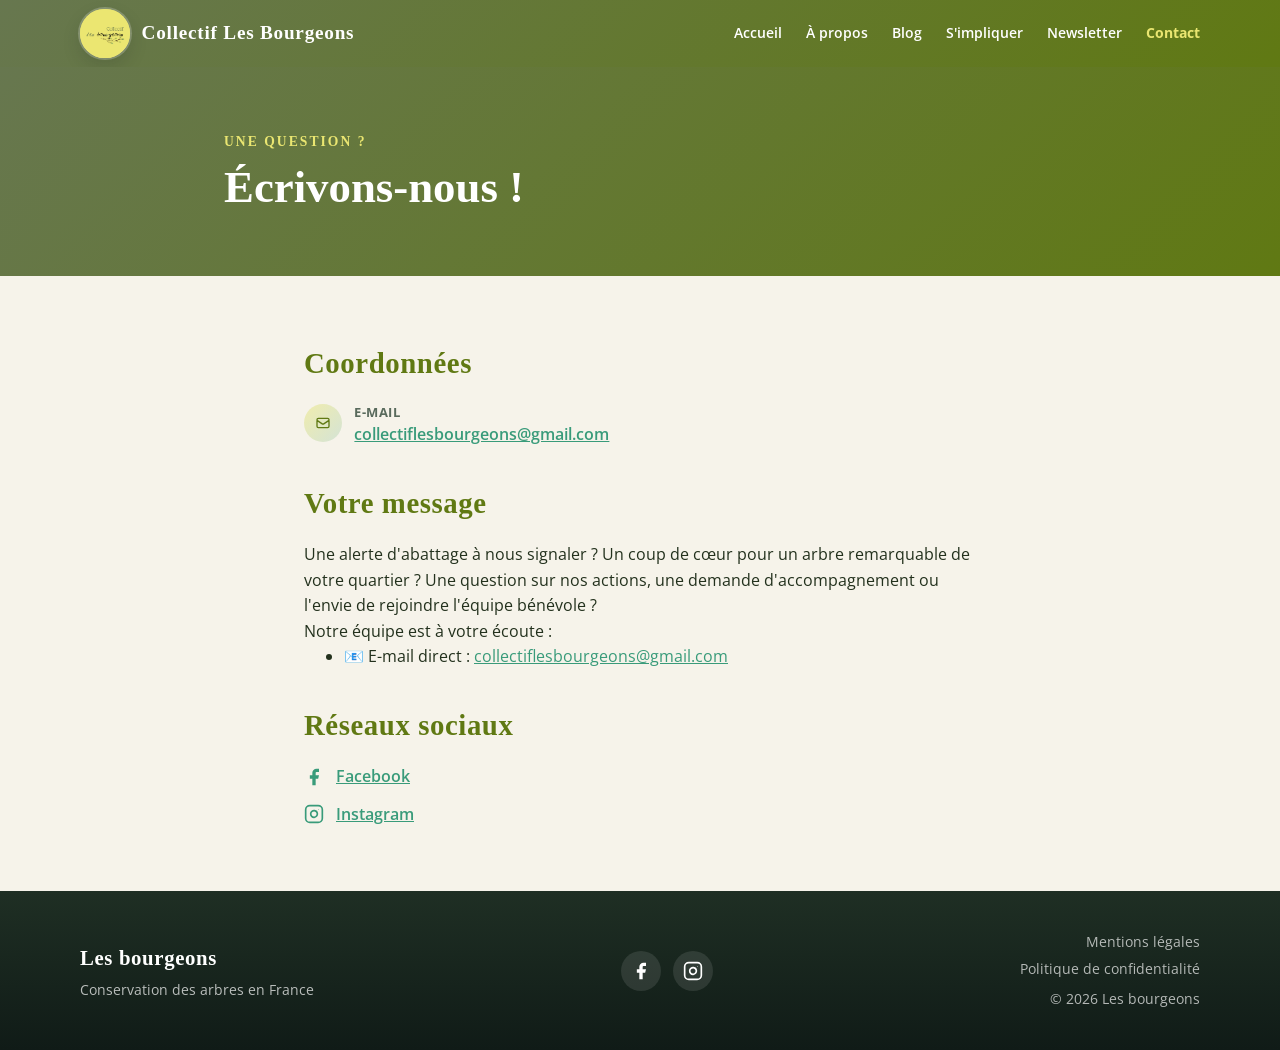
<file: contact.html>
<!DOCTYPE html>
<html lang="fr">
<head>
  <meta charset="UTF-8">
  <meta name="viewport" content="width=device-width, initial-scale=1.0">
  <title>Contact — Les bourgeons</title>
  <meta name="description" content="Contactez l'association Les bourgeons pour toute question, partenariat ou demande d'information.">
  <link rel="preconnect" href="https://fonts.googleapis.com">
  <link rel="preconnect" href="https://fonts.gstatic.com" crossorigin>
  <link href="https://fonts.googleapis.com/css2?family=Open+Sans:wght@400;500;600;700;800&display=swap" rel="stylesheet">
  <link rel="stylesheet" href="styles.css">
</head>
<body>

  <!-- Navigation -->
  <nav class="navbar">
    <div class="navbar-inner">
      <div class="navbar-row">
        <a href="/" class="brand">
          <div class="brand-logo">
            <img src="images/logo-yellow.jpg" alt="Collectif Les Bourgeons logo" />
          </div>
          <span class="brand-name">Collectif Les Bourgeons</span>
        </a>
        <div class="nav-links">
          <a href="/">Accueil</a>
          <a href="about">À propos</a>
          <a href="blog">Blog</a>
          <a href="agir">S'impliquer</a>
          <a href="newsletter">Newsletter</a>
          <a href="contact" class="active">Contact</a>
        </div>
        <button id="menu-btn" class="menu-btn" aria-label="Ouvrir le menu">
          <svg fill="none" stroke="currentColor" viewBox="0 0 24 24">
            <path stroke-linecap="round" stroke-linejoin="round" stroke-width="2" d="M4 6h16M4 12h16M4 18h16"/>
          </svg>
        </button>
      </div>
      <div id="mobile-menu" class="mobile-menu">
        <div class="mobile-menu-inner">
          <a href="/">Accueil</a>
          <a href="about">À propos</a>
          <a href="blog">Blog</a>
          <a href="agir">S'impliquer</a>
          <a href="newsletter">Newsletter</a>
          <a href="contact" class="active">Contact</a>
        </div>
      </div>
    </div>
  </nav>

  <main>

    <!-- Page header -->
    <section class="page-header">
      <div class="page-header-inner">
        <p class="page-header-eyebrow">Une question ?</p>
        <h1 class="page-header-title">Écrivons-nous !</h1>
      </div>
    </section>

    <section class="contact-section">
      <div class="contact-grid">

        <!-- Contact info -->
        <div class="contact-info">

          <div class="contact-block">
            <h2 class="contact-heading">Coordonnées</h2>
            <div class="contact-items">
              <div class="contact-item">
                <div class="contact-icon">
                  <svg fill="none" stroke="currentColor" stroke-width="2" viewBox="0 0 24 24">
                    <path stroke-linecap="round" stroke-linejoin="round" d="M3 8l7.89 5.26a2 2 0 002.22 0L21 8M5 19h14a2 2 0 002-2V7a2 2 0 00-2-2H5a2 2 0 00-2 2v10a2 2 0 002 2z"/>
                  </svg>
                </div>
                <div>
                  <p class="contact-label">E-mail</p>
                  <a href="mailto:collectiflesbourgeons@gmail.com" class="contact-value">collectiflesbourgeons@gmail.com</a>
                </div>
              </div>
            </div>
          </div>

          <div class="contact-block">
            <h2 class="contact-heading">Votre message</h2>
            <p>
              Une alerte d'abattage à nous signaler ? Un coup de cœur pour un arbre remarquable de votre quartier ?
              Une question sur nos actions, une demande d'accompagnement ou l'envie de rejoindre l'équipe bénévole ?
            </p>
            <p>
              Notre équipe est à votre écoute :
            </p>
            <ul class="contact-list">
              <li>📧 E-mail direct : <a href="mailto:collectiflesbourgeons@gmail.com">collectiflesbourgeons@gmail.com</a></li>
            </ul>
          </div>

          <div class="contact-block">
            <h2 class="contact-heading">Réseaux sociaux</h2>
            <div class="social-list">
              <a href="https://www.facebook.com/profile.php?id=61587497155427" class="social-list-item">
                <svg fill="currentColor" viewBox="0 0 24 24"><path d="M18 2h-3a5 5 0 0 0-5 5v3H7v4h3v8h4v-8h3l1-4h-4V7a1 1 0 0 1 1-1h3z"/></svg>
                <span>Facebook</span>
              </a>
              <a href="https://www.instagram.com/collectif.les.bourgeons?igsh=MTI3ZDdxcW9ycHR5Yw%3D%3D" class="social-list-item">
                <svg fill="none" stroke="currentColor" stroke-width="2" viewBox="0 0 24 24"><rect x="2" y="2" width="20" height="20" rx="5"/><path d="M16 11.37A4 4 0 1 1 12.63 8 4 4 0 0 1 16 11.37z"/><circle cx="17.5" cy="6.5" r="0.5" fill="currentColor" stroke="none"/></svg>
                <span>Instagram</span>
              </a>
            </div>
          </div>

        </div>

      </div>
    </section>

  </main>

  <!-- Footer -->
  <footer class="site-footer">
    <div class="footer-inner">
      <div class="footer-row">
        <div class="footer-brand">
          <p>Les bourgeons</p>
          <p>Conservation des arbres en France</p>
        </div>
        <div class="footer-socials">
          <a href="https://www.facebook.com/profile.php?id=61587497155427" class="footer-social-icon" aria-label="Facebook">
            <svg fill="currentColor" viewBox="0 0 24 24"><path d="M18 2h-3a5 5 0 0 0-5 5v3H7v4h3v8h4v-8h3l1-4h-4V7a1 1 0 0 1 1-1h3z"/></svg>
          </a>
          <a href="https://www.instagram.com/collectif.les.bourgeons?igsh=MTI3ZDdxcW9ycHR5Yw%3D%3D" class="footer-social-icon" aria-label="Instagram">
            <svg fill="none" stroke="currentColor" stroke-width="2" viewBox="0 0 24 24"><rect x="2" y="2" width="20" height="20" rx="5"/><path d="M16 11.37A4 4 0 1 1 12.63 8 4 4 0 0 1 16 11.37z"/><circle cx="17.5" cy="6.5" r="0.5" fill="white" stroke="none"/></svg>
          </a>
        </div>
        <div class="footer-legal">
          <a href="legal">Mentions légales</a>
          <a href="legal#rgpd">Politique de confidentialité</a>
          <p>© 2026 Les bourgeons</p>
        </div>
      </div>
    </div>
  </footer>

  <script>
    const btn = document.getElementById('menu-btn');
    const menu = document.getElementById('mobile-menu');
    btn.addEventListener('click', () => menu.classList.toggle('is-open'));
  </script>
</body>
</html>
</file>
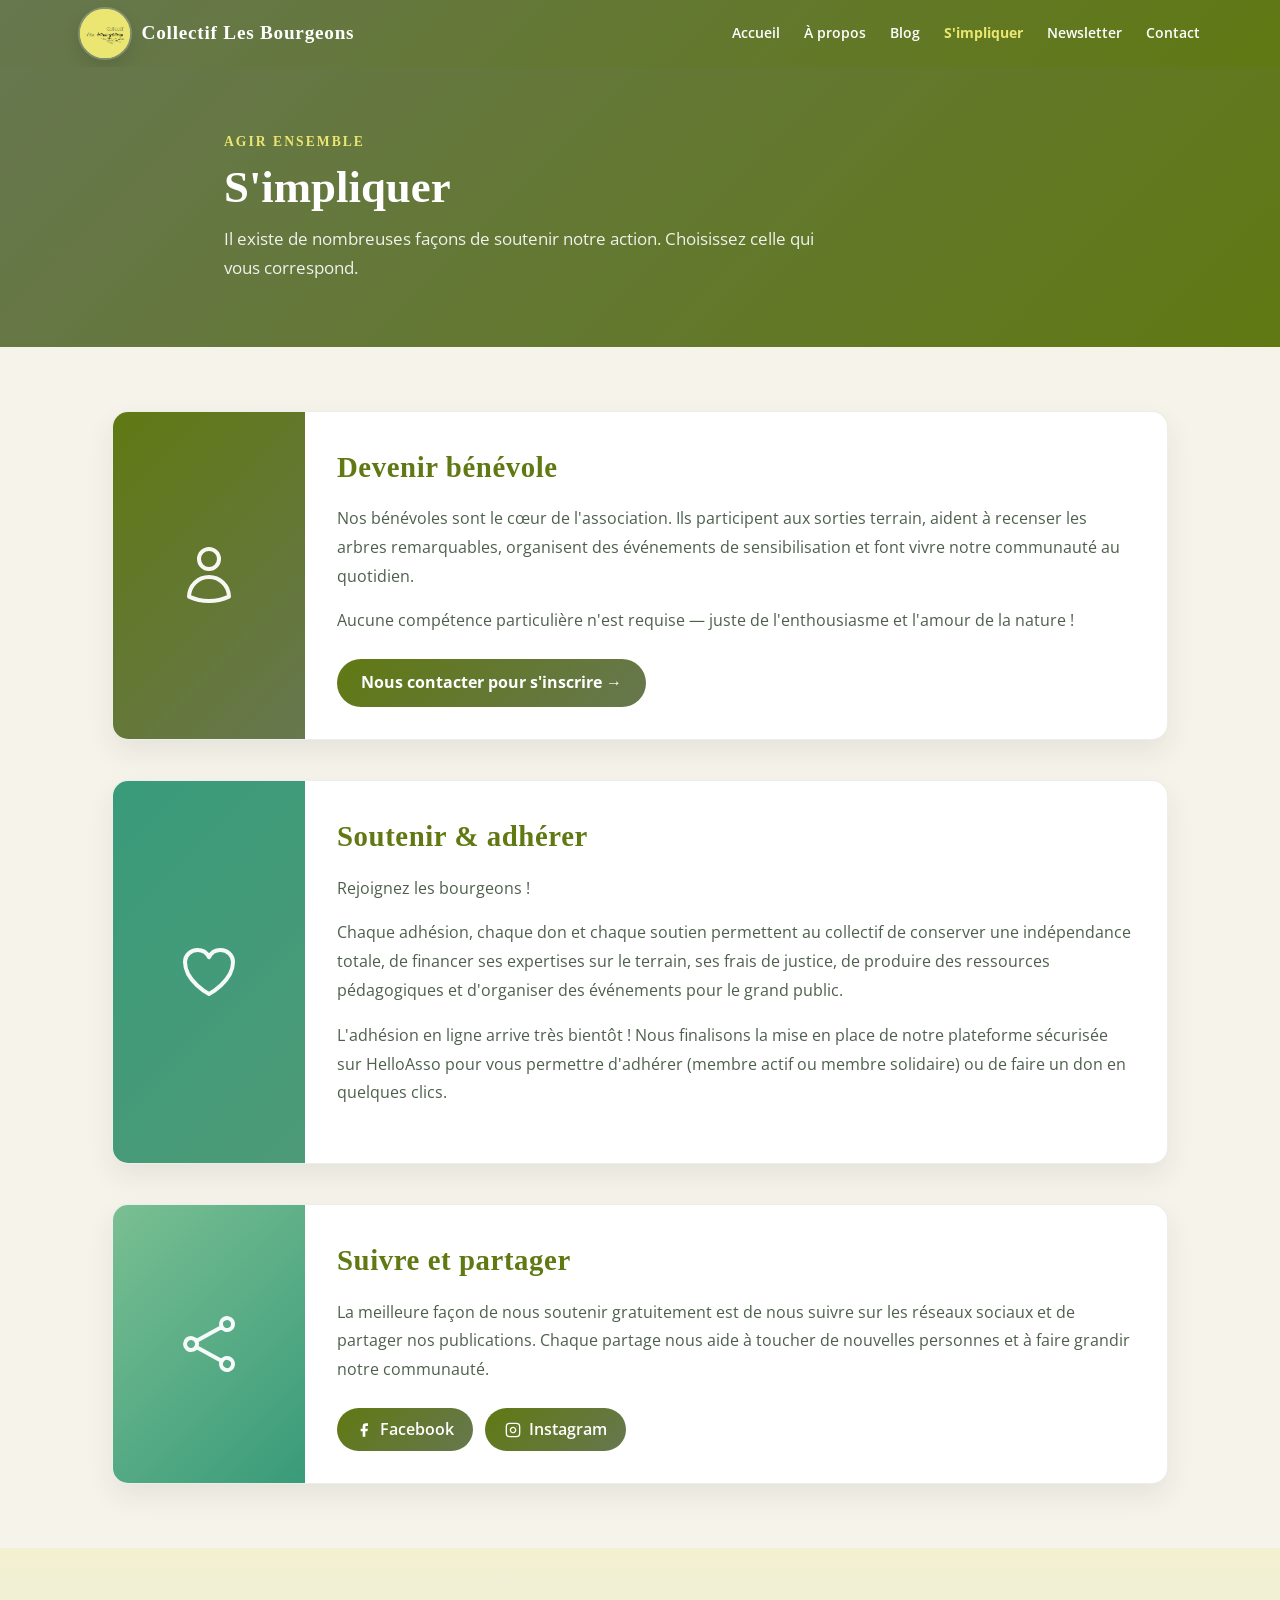
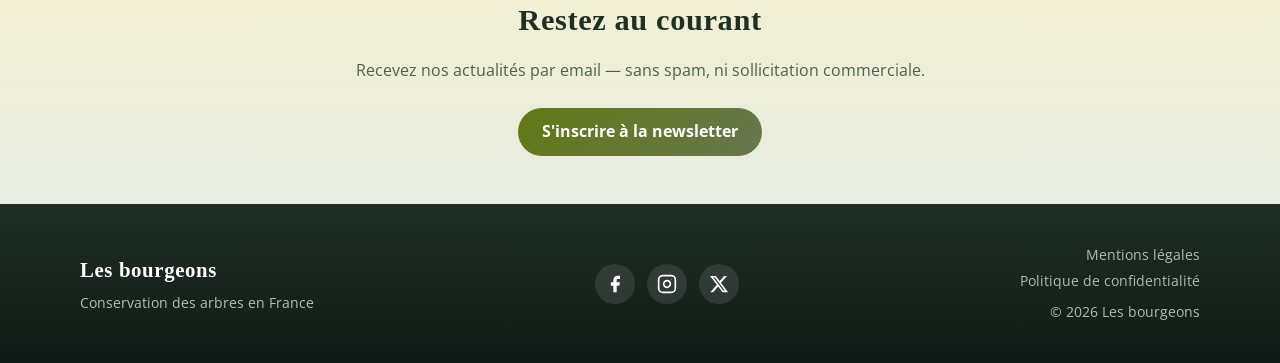
<file: get-involved.html>
<!DOCTYPE html>
<html lang="fr">
<head>
  <meta charset="UTF-8">
  <meta name="viewport" content="width=device-width, initial-scale=1.0">
  <title>S'impliquer — Les bourgeons</title>
  <meta name="description" content="Devenez bénévole, faites un don ou suivez-nous sur les réseaux sociaux. Chaque geste compte pour la conservation des arbres.">
  <link rel="preconnect" href="https://fonts.googleapis.com">
  <link rel="preconnect" href="https://fonts.gstatic.com" crossorigin>
  <link href="https://fonts.googleapis.com/css2?family=Open+Sans:wght@400;500;600;700;800&display=swap" rel="stylesheet">
  <link rel="stylesheet" href="styles.css">
</head>
<body>

  <!-- Navigation -->
  <nav class="navbar">
    <div class="navbar-inner">
      <div class="navbar-row">
        <a href="index.html" class="brand">
          <div class="brand-logo">
            <img src="images/logo-yellow.jpg" alt="Collectif Les Bourgeons logo" />
          </div>
          <span class="brand-name">Collectif Les Bourgeons</span>
        </a>
        <div class="nav-links">
          <a href="/">Accueil</a>
          <a href="about">À propos</a>
          <a href="blog">Blog</a>
          <a href="get-involved" class="active">S'impliquer</a>
          <a href="newsletter">Newsletter</a>
          <a href="contact">Contact</a>
        </div>
        <button id="menu-btn" class="menu-btn" aria-label="Ouvrir le menu">
          <svg fill="none" stroke="currentColor" viewBox="0 0 24 24">
            <path stroke-linecap="round" stroke-linejoin="round" stroke-width="2" d="M4 6h16M4 12h16M4 18h16"/>
          </svg>
        </button>
      </div>
      <div id="mobile-menu" class="mobile-menu">
        <div class="mobile-menu-inner">
          <a href="/">Accueil</a>
          <a href="about">À propos</a>
          <a href="blog">Blog</a>
          <a href="get-involved" class="active">S'impliquer</a>
          <a href="newsletter">Newsletter</a>
          <a href="contact">Contact</a>
        </div>
      </div>
    </div>
  </nav>

  <main>

    <!-- Page header -->
    <section class="page-header">
      <div class="page-header-inner">
        <p class="page-header-eyebrow">Agir ensemble</p>
        <h1 class="page-header-title">S'impliquer</h1>
        <p class="page-header-subtitle">
          Il existe de nombreuses façons de soutenir notre action. Choisissez celle qui vous correspond.
        </p>
      </div>
    </section>

    <!-- Ways to get involved -->
    <section class="involve-section">
      <div class="involve-cards">

        <!-- Bénévolat -->
        <div class="involve-card">
          <div class="involve-icon-panel involve-icon-panel--dark">
            <svg fill="none" stroke="currentColor" stroke-width="1.5" viewBox="0 0 24 24">
              <path stroke-linecap="round" stroke-linejoin="round" d="M15.75 6a3.75 3.75 0 11-7.5 0 3.75 3.75 0 017.5 0zM4.501 20.118a7.5 7.5 0 0114.998 0A17.933 17.933 0 0112 21.75c-2.676 0-5.216-.584-7.499-1.632z"/>
            </svg>
          </div>
          <div class="involve-content">
            <h2>Devenir bénévole</h2>
            <p>
              Nos bénévoles sont le cœur de l'association. Ils participent aux sorties terrain, aident à recenser les arbres remarquables,
              organisent des événements de sensibilisation et font vivre notre communauté au quotidien.
            </p>
            <p>
              Aucune compétence particulière n'est requise — juste de l'enthousiasme et l'amour de la nature !
            </p>
            <a href="contact.html" class="btn-pill btn-pill--dark">Nous contacter pour s'inscrire →</a>
          </div>
        </div>

        <!-- Soutenir & adhérer -->
        <div class="involve-card">
          <div class="involve-icon-panel involve-icon-panel--mid">
            <svg fill="none" stroke="currentColor" stroke-width="1.5" viewBox="0 0 24 24">
              <path stroke-linecap="round" stroke-linejoin="round" d="M21 8.25c0-2.485-2.099-4.5-4.688-4.5-1.935 0-3.597 1.126-4.312 2.733-.715-1.607-2.377-2.733-4.313-2.733C5.1 3.75 3 5.765 3 8.25c0 7.22 9 12 9 12s9-4.78 9-12z"/>
            </svg>
          </div>
          <div class="involve-content">
            <h2>Soutenir &amp; adhérer</h2>
            <p>
              Rejoignez les bourgeons !
            </p>
            <p>
              Chaque adhésion, chaque don et chaque soutien permettent au collectif de conserver une indépendance totale, de financer ses expertises sur le terrain, ses frais de justice, de produire des ressources pédagogiques et d'organiser des événements pour le grand public.
            </p>
            <p>
              L'adhésion en ligne arrive très bientôt ! Nous finalisons la mise en place de notre plateforme sécurisée sur HelloAsso pour vous permettre d'adhérer (membre actif ou membre solidaire) ou de faire un don en quelques clics.
            </p>
          </div>
        </div>

        <!-- Réseaux sociaux -->
        <div class="involve-card">
          <div class="involve-icon-panel involve-icon-panel--light">
            <svg fill="none" stroke="currentColor" stroke-width="1.5" viewBox="0 0 24 24">
              <path stroke-linecap="round" stroke-linejoin="round" d="M7.217 10.907a2.25 2.25 0 100 2.186m0-2.186c.18.324.283.696.283 1.093s-.103.77-.283 1.093m0-2.186l9.566-5.314m-9.566 7.5l9.566 5.314m0 0a2.25 2.25 0 103.935 2.186 2.25 2.25 0 00-3.935-2.186zm0-12.814a2.25 2.25 0 103.933-2.185 2.25 2.25 0 00-3.933 2.185z"/>
            </svg>
          </div>
          <div class="involve-content">
            <h2>Suivre et partager</h2>
            <p>
              La meilleure façon de nous soutenir gratuitement est de nous suivre sur les réseaux sociaux et de partager nos publications.
              Chaque partage nous aide à toucher de nouvelles personnes et à faire grandir notre communauté.
            </p>
            <div class="social-btn-row">
              <a href="https://www.facebook.com/profile.php?id=61587497155427" class="social-btn">
                <svg fill="currentColor" viewBox="0 0 24 24"><path d="M18 2h-3a5 5 0 0 0-5 5v3H7v4h3v8h4v-8h3l1-4h-4V7a1 1 0 0 1 1-1h3z"/></svg>
                Facebook
              </a>
              <a href="https://www.instagram.com/collectif.les.bourgeons?igsh=MTI3ZDdxcW9ycHR5Yw%3D%3D" class="social-btn">
                <svg fill="none" stroke="currentColor" stroke-width="2" viewBox="0 0 24 24"><rect x="2" y="2" width="20" height="20" rx="5"/><path d="M16 11.37A4 4 0 1 1 12.63 8 4 4 0 0 1 16 11.37z"/><circle cx="17.5" cy="6.5" r="0.5" fill="white" stroke="none"/></svg>
                Instagram
              </a>
            </div>
          </div>
        </div>

      </div>
    </section>

    <!-- Newsletter nudge -->
    <section class="newsletter-nudge">
      <div class="newsletter-nudge-inner">
        <h2>Restez au courant</h2>
        <p>Recevez nos actualités par email — sans spam, ni sollicitation commerciale.</p>
        <a href="newsletter.html" class="btn-pill btn-pill--dark">S'inscrire à la newsletter</a>
      </div>
    </section>

  </main>

  <!-- Footer -->
  <footer class="site-footer">
    <div class="footer-inner">
      <div class="footer-row">
        <div class="footer-brand">
          <p>Les bourgeons</p>
          <p>Conservation des arbres en France</p>
        </div>
        <div class="footer-socials">
          <a href="#VOTRE-LIEN-FACEBOOK" class="footer-social-icon" aria-label="Facebook">
            <svg fill="currentColor" viewBox="0 0 24 24"><path d="M18 2h-3a5 5 0 0 0-5 5v3H7v4h3v8h4v-8h3l1-4h-4V7a1 1 0 0 1 1-1h3z"/></svg>
          </a>
          <a href="#VOTRE-LIEN-INSTAGRAM" class="footer-social-icon" aria-label="Instagram">
            <svg fill="none" stroke="currentColor" stroke-width="2" viewBox="0 0 24 24"><rect x="2" y="2" width="20" height="20" rx="5"/><path d="M16 11.37A4 4 0 1 1 12.63 8 4 4 0 0 1 16 11.37z"/><circle cx="17.5" cy="6.5" r="0.5" fill="white" stroke="none"/></svg>
          </a>
          <a href="#VOTRE-LIEN-X" class="footer-social-icon" aria-label="X (Twitter)">
            <svg fill="currentColor" viewBox="0 0 24 24"><path d="M18.244 2.25h3.308l-7.227 8.26 8.502 11.24H16.17l-5.214-6.817L4.99 21.75H1.68l7.73-8.835L1.254 2.25H8.08l4.713 6.231zm-1.161 17.52h1.833L7.084 4.126H5.117z"/></svg>
          </a>
        </div>
        <div class="footer-legal">
          <a href="legal.html">Mentions légales</a>
          <a href="legal.html#rgpd">Politique de confidentialité</a>
          <p>© 2026 Les bourgeons</p>
        </div>
      </div>
    </div>
  </footer>

  <script>
    const btn = document.getElementById('menu-btn');
    const menu = document.getElementById('mobile-menu');
    btn.addEventListener('click', () => menu.classList.toggle('is-open'));
  </script>
</body>
</html>
</file>
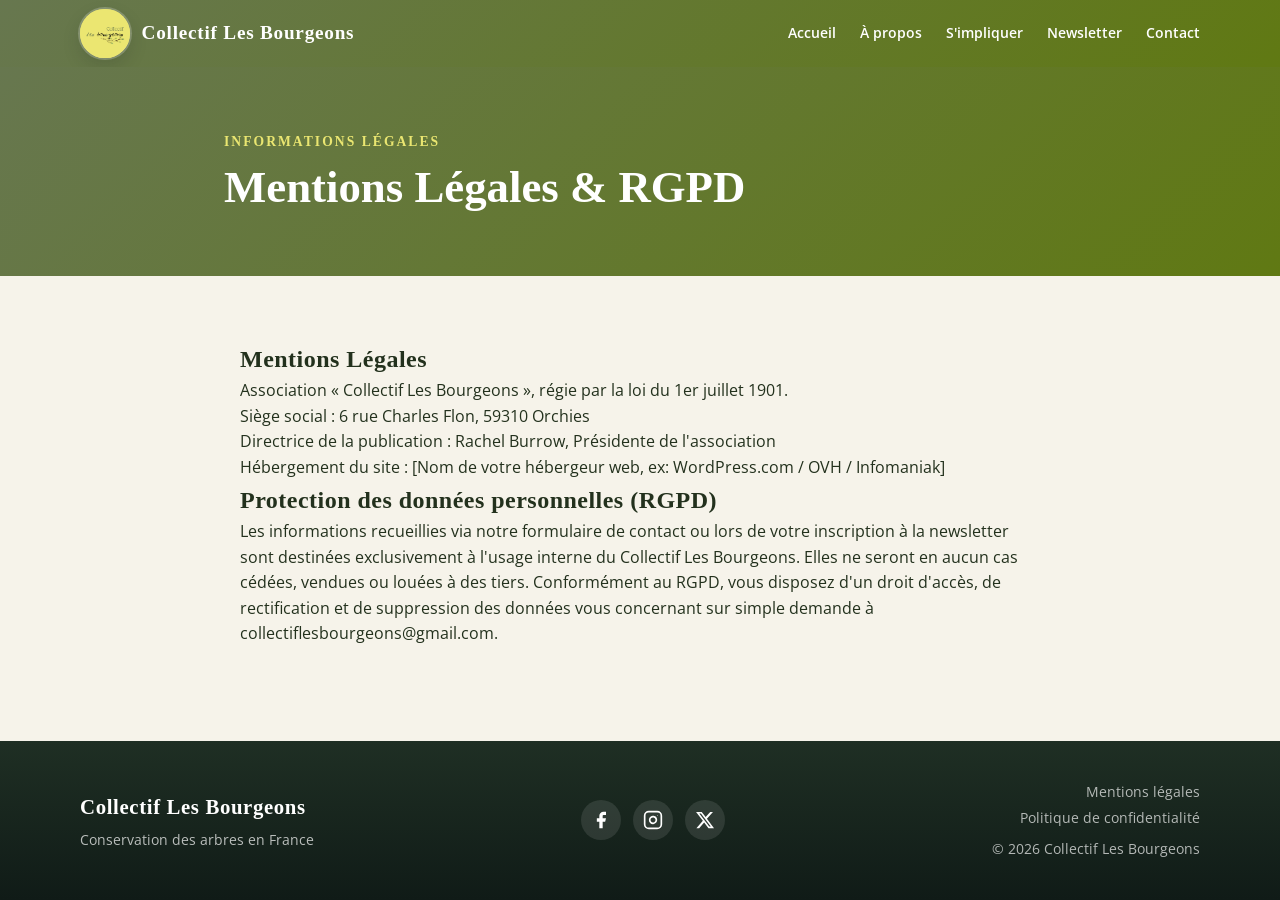
<file: legal.html>
<!DOCTYPE html>
<html lang="fr">
<head>
  <meta charset="UTF-8">
  <meta name="viewport" content="width=device-width, initial-scale=1.0">
  <title>Mentions légales — Les bourgeons</title>
  <meta name="description" content="Mentions légales et politique de confidentialité du Collectif Les Bourgeons.">
  <link rel="preconnect" href="https://fonts.googleapis.com">
  <link rel="preconnect" href="https://fonts.gstatic.com" crossorigin>
  <link href="https://fonts.googleapis.com/css2?family=Open+Sans:wght@400;500;600;700;800&display=swap" rel="stylesheet">
  <link rel="stylesheet" href="styles.css">
</head>
<body>

  <nav class="navbar">
    <div class="navbar-inner">
      <div class="navbar-row">
        <a href="index.html" class="brand">
          <div class="brand-logo">
            <img src="images/logo-yellow.jpg" alt="Collectif Les Bourgeons logo" />
          </div>
          <span class="brand-name">Collectif Les Bourgeons</span>
        </a>
        <div class="nav-links">
          <a href="/">Accueil</a>
          <a href="about">À propos</a>
          <a href="agir">S'impliquer</a>
          <a href="newsletter">Newsletter</a>
          <a href="contact">Contact</a>
        </div>
        <button id="menu-btn" class="menu-btn" aria-label="Ouvrir le menu">
          <svg fill="none" stroke="currentColor" viewBox="0 0 24 24">
            <path stroke-linecap="round" stroke-linejoin="round" stroke-width="2" d="M4 6h16M4 12h16M4 18h16"/>
          </svg>
        </button>
      </div>
      <div id="mobile-menu" class="mobile-menu">
        <div class="mobile-menu-inner">
          <a href="/">Accueil</a>
          <a href="about">À propos</a>
          <a href="agir">S'impliquer</a>
          <a href="newsletter">Newsletter</a>
          <a href="contact">Contact</a>
        </div>
      </div>
    </div>
  </nav>

  <main>
    <section class="page-header">
      <div class="page-header-inner">
        <p class="page-header-eyebrow">Informations légales</p>
        <h1 class="page-header-title">Mentions Légales &amp; RGPD</h1>
      </div>
    </section>

    <section class="content-section legal-page">
      <div class="content-max">
        <div class="legal-block">
          <h2>Mentions Légales</h2>
          <p>Association « Collectif Les Bourgeons », régie par la loi du 1er juillet 1901.</p>
          <p>Siège social : 6 rue Charles Flon, 59310 Orchies</p>
          <p>Directrice de la publication : Rachel Burrow, Présidente de l'association</p>
          <p>Hébergement du site : [Nom de votre hébergeur web, ex: WordPress.com / OVH / Infomaniak]</p>
        </div>

        <div class="legal-block" id="rgpd">
          <h2>Protection des données personnelles (RGPD)</h2>
          <p>Les informations recueillies via notre formulaire de contact ou lors de votre inscription à la newsletter sont destinées exclusivement à l'usage interne du Collectif Les Bourgeons. Elles ne seront en aucun cas cédées, vendues ou louées à des tiers. Conformément au RGPD, vous disposez d'un droit d'accès, de rectification et de suppression des données vous concernant sur simple demande à <a href="mailto:collectiflesbourgeons@gmail.com">collectiflesbourgeons@gmail.com</a>.</p>
        </div>
      </div>
    </section>
  </main>

  <footer class="site-footer">
    <div class="footer-inner">
      <div class="footer-row">
        <div class="footer-brand">
          <p>Collectif Les Bourgeons</p>
          <p>Conservation des arbres en France</p>
        </div>
        <div class="footer-socials">
          <a href="#VOTRE-LIEN-FACEBOOK" class="footer-social-icon" aria-label="Facebook">
            <svg fill="currentColor" viewBox="0 0 24 24"><path d="M18 2h-3a5 5 0 0 0-5 5v3H7v4h3v8h4v-8h3l1-4h-4V7a1 1 0 0 1 1-1h3z"/></svg>
          </a>
          <a href="#VOTRE-LIEN-INSTAGRAM" class="footer-social-icon" aria-label="Instagram">
            <svg fill="none" stroke="currentColor" stroke-width="2" viewBox="0 0 24 24"><rect x="2" y="2" width="20" height="20" rx="5"/><path d="M16 11.37A4 4 0 1 1 12.63 8 4 4 0 0 1 16 11.37z"/><circle cx="17.5" cy="6.5" r="0.5" fill="white" stroke="none"/></svg>
          </a>
          <a href="#VOTRE-LIEN-X" class="footer-social-icon" aria-label="X (Twitter)">
            <svg fill="currentColor" viewBox="0 0 24 24"><path d="M18.244 2.25h3.308l-7.227 8.26 8.502 11.24H16.17l-5.214-6.817L4.99 21.75H1.68l7.73-8.835L1.254 2.25H8.08l4.713 6.231zm-1.161 17.52h1.833L7.084 4.126H5.117z"/></svg>
          </a>
        </div>
        <div class="footer-legal">
          <a href="legal.html">Mentions légales</a>
          <a href="legal.html#rgpd">Politique de confidentialité</a>
          <p>© 2026 Collectif Les Bourgeons</p>
        </div>
      </div>
    </div>
  </footer>

  <script>
    const btn = document.getElementById('menu-btn');
    const menu = document.getElementById('mobile-menu');
    btn.addEventListener('click', () => menu.classList.toggle('is-open'));
  </script>
</body>
</html>
</file>
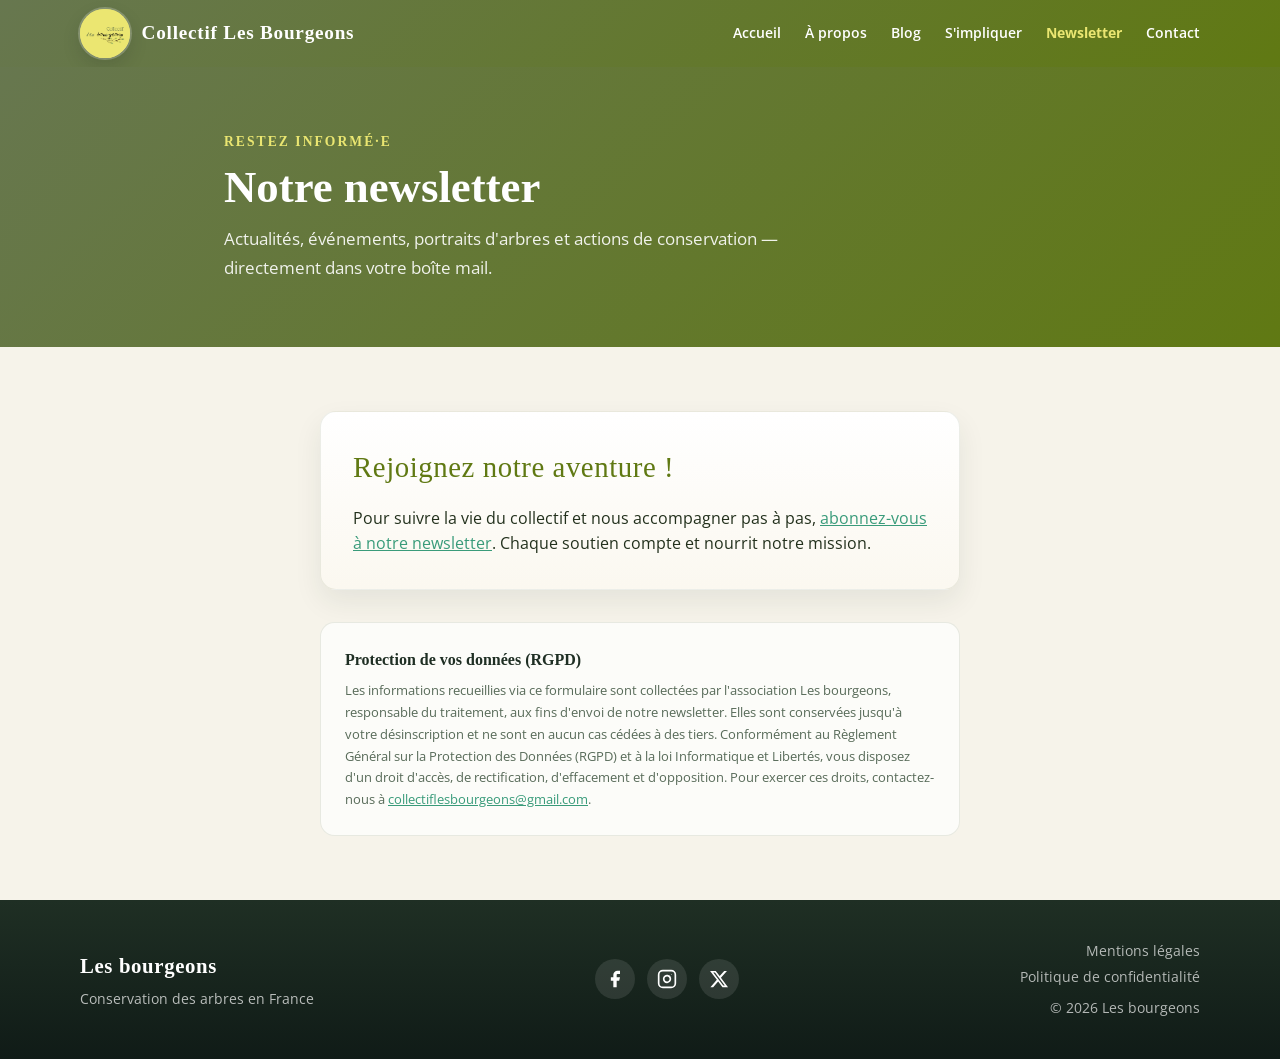
<file: newsletter.html>
<!doctype html>
<html lang="fr">
  <head>
    <meta charset="UTF-8" />
    <meta name="viewport" content="width=device-width, initial-scale=1.0" />
    <title>Newsletter — Les bourgeons</title>
    <meta
      name="description"
      content="Inscrivez-vous à la newsletter de Les bourgeons pour recevoir nos actualités sur la conservation des arbres en France."
    />
    <link rel="preconnect" href="https://fonts.googleapis.com" />
    <link rel="preconnect" href="https://fonts.gstatic.com" crossorigin />
    <link
      href="https://fonts.googleapis.com/css2?family=Open+Sans:wght@400;500;600;700;800&display=swap"
      rel="stylesheet"
    />
    <link rel="stylesheet" href="styles.css" />
  </head>
  <body>
    <!-- Navigation -->
    <nav class="navbar">
      <div class="navbar-inner">
        <div class="navbar-row">
          <a href="index.html" class="brand">
            <div class="brand-logo">
              <img
                src="images/logo-yellow.jpg"
                alt="Collectif Les Bourgeons logo"
              />
            </div>
            <span class="brand-name">Collectif Les Bourgeons</span>
          </a>
          <div class="nav-links">
            <a href="/">Accueil</a>
            <a href="about">À propos</a>
            <a href="blog">Blog</a>
            <a href="agir">S'impliquer</a>
            <a href="newsletter" class="active">Newsletter</a>
            <a href="contact">Contact</a>
          </div>
          <button id="menu-btn" class="menu-btn" aria-label="Ouvrir le menu">
            <svg fill="none" stroke="currentColor" viewBox="0 0 24 24">
              <path
                stroke-linecap="round"
                stroke-linejoin="round"
                stroke-width="2"
                d="M4 6h16M4 12h16M4 18h16"
              />
            </svg>
          </button>
        </div>
        <div id="mobile-menu" class="mobile-menu">
          <div class="mobile-menu-inner">
            <a href="/">Accueil</a>
            <a href="about">À propos</a>
            <a href="blog">Blog</a>
            <a href="agir">S'impliquer</a>
            <a href="newsletter" class="active">Newsletter</a>
            <a href="contact">Contact</a>
          </div>
        </div>
      </div>
    </nav>

    <main>
      <!-- Page header -->
      <section class="page-header">
        <div class="page-header-inner">
          <p class="page-header-eyebrow">Restez informé·e</p>
          <h1 class="page-header-title">Notre newsletter</h1>
          <p class="page-header-subtitle">
            Actualités, événements, portraits d'arbres et actions de
            conservation — directement dans votre boîte mail.
          </p>
        </div>
      </section>

      <!-- Form section -->
      <section class="newsletter-page-section">
        <!-- ============================================================
           INSTRUCTIONS POUR L'INTÉGRATION MAILCHIMP
           ============================================================
           1. Créez un compte gratuit sur mailchimp.com
           2. Créez une "Audience" (liste de contacts)
           3. Allez dans Audience > Signup forms > Embedded forms
           4. Copiez le code HTML fourni par Mailchimp
           5. Supprimez le bloc ci-dessous et collez le code Mailchimp à la place
           ============================================================ -->

        <div class="contact-form-card newsletter-soon">
          <p class="contact-heading">Rejoignez notre aventure !</p>
          <p>
            Pour suivre la vie du collectif et nous accompagner pas à pas,
            <a
              href="https://www.helloasso.com/associations/collectif-les-bourgeons"
              target="_blank"
              rel="noopener noreferrer"
              >abonnez-vous à notre newsletter</a
            >. Chaque soutien compte et nourrit notre mission.
          </p>
        </div>

        <!-- GDPR notice -->
        <div class="gdpr-notice">
          <h3>Protection de vos données (RGPD)</h3>
          <p>
            Les informations recueillies via ce formulaire sont collectées par
            l'association Les bourgeons, responsable du traitement, aux fins
            d'envoi de notre newsletter. Elles sont conservées jusqu'à votre
            désinscription et ne sont en aucun cas cédées à des tiers.
            Conformément au Règlement Général sur la Protection des Données
            (RGPD) et à la loi Informatique et Libertés, vous disposez d'un
            droit d'accès, de rectification, d'effacement et d'opposition. Pour
            exercer ces droits, contactez-nous à
            <a href="mailto:collectiflesbourgeons@gmail.com"
              >collectiflesbourgeons@gmail.com</a
            >.
          </p>
        </div>
      </section>
    </main>

    <!-- Footer -->
    <footer class="site-footer">
      <div class="footer-inner">
        <div class="footer-row">
          <div class="footer-brand">
            <p>Les bourgeons</p>
            <p>Conservation des arbres en France</p>
          </div>
          <div class="footer-socials">
            <a
              href="#VOTRE-LIEN-FACEBOOK"
              class="footer-social-icon"
              aria-label="Facebook"
            >
              <svg fill="currentColor" viewBox="0 0 24 24">
                <path
                  d="M18 2h-3a5 5 0 0 0-5 5v3H7v4h3v8h4v-8h3l1-4h-4V7a1 1 0 0 1 1-1h3z"
                />
              </svg>
            </a>
            <a
              href="#VOTRE-LIEN-INSTAGRAM"
              class="footer-social-icon"
              aria-label="Instagram"
            >
              <svg
                fill="none"
                stroke="currentColor"
                stroke-width="2"
                viewBox="0 0 24 24"
              >
                <rect x="2" y="2" width="20" height="20" rx="5" />
                <path d="M16 11.37A4 4 0 1 1 12.63 8 4 4 0 0 1 16 11.37z" />
                <circle cx="17.5" cy="6.5" r="0.5" fill="white" stroke="none" />
              </svg>
            </a>
            <a
              href="#VOTRE-LIEN-X"
              class="footer-social-icon"
              aria-label="X (Twitter)"
            >
              <svg fill="currentColor" viewBox="0 0 24 24">
                <path
                  d="M18.244 2.25h3.308l-7.227 8.26 8.502 11.24H16.17l-5.214-6.817L4.99 21.75H1.68l7.73-8.835L1.254 2.25H8.08l4.713 6.231zm-1.161 17.52h1.833L7.084 4.126H5.117z"
                />
              </svg>
            </a>
          </div>
          <div class="footer-legal">
            <a href="legal.html">Mentions légales</a>
            <a href="legal.html#rgpd">Politique de confidentialité</a>
            <p>© 2026 Les bourgeons</p>
          </div>
        </div>
      </div>
    </footer>

    <script>
      const btn = document.getElementById("menu-btn");
      const menu = document.getElementById("mobile-menu");
      btn.addEventListener("click", () => menu.classList.toggle("is-open"));
    </script>
  </body>
</html>
</file>
<file: styles.css>
@font-face {
  font-family: 'Karumbi';
  src: local('Karumbi'), local('URW Chancery L'), serif;
  font-display: swap;
}

@font-face {
  font-family: 'Cooper BT';
  src: local('Cooper BT'), local('Cooper Lt BT'), local('Georgia'), serif;
  font-display: swap;
}

:root {
  --brand-yellow: #eae671;
  --brand-olive: #607913;
  --brand-sage: #67774f;
  --brand-teal: #399b7a;
  --brand-cream: #f6f3ea;
  --brand-card: #fffdf7;
  --brand-text: #23311d;
  --brand-deep: #1f2f24;
  --brand-soft: rgba(103, 119, 79, 0.12);
  --brand-shadow: rgba(31, 47, 36, 0.14);
}

/* =========================================
   Les bourgeons — Stylesheet
   ========================================= */

/* ---------- Reset & base ---------- */
* {
  box-sizing: border-box;
}

html {
  scroll-behavior: smooth;
}

body {
  margin: 0;
  min-height: 100vh;
  display: flex;
  flex-direction: column;
  font-family: 'Open Sans', Arial, sans-serif;
  background: var(--brand-cream);
  color: var(--brand-text);
  line-height: 1.6;
}

a {
  text-decoration: none;
  color: inherit;
}

p,
li,
label,
input,
select,
textarea,
button,
span,
small,
a {
  font-family: 'Open Sans', Arial, sans-serif;
}

ul,
p,
h1,
h2,
h3,
h4 {
  margin: 0;
}

img {
  max-width: 100%;
  display: block;
}

main {
  flex: 1;
}

.container {
  max-width: 72rem;
  margin: 0 auto;
  padding: 0 1rem;
}

h1,
h3,
h4,
.brand-name,
.hero-title,
.page-header-title,
.quote,
.contact-note,
.donation-note,
.team-bio,
.mailchimp-placeholder-title,
.benefit-title {
  font-family: 'Karumbi', 'Cooper BT', Georgia, serif;
}

h2,
.section-title,
.contact-heading,
.newsletter-box h2,
.social h2,
.involve-content h2,
.newsletter-nudge-inner h2,
.cta-inner h2,
.page-header-eyebrow,
.hero-eyebrow,
.mission h2 {
  font-family: 'Cooper BT', 'Georgia', serif;
  letter-spacing: 0.02em;
}

blockquote,
.quote,
.contact-note,
.donation-note,
.mailchimp-placeholder-text,
.team-bio {
  font-family: 'Karumbi', 'Cooper BT', Georgia, serif;
  font-style: italic;
}

/* =========================================
   Navigation
   ========================================= */
.navbar {
  background: linear-gradient(135deg, var(--brand-sage), var(--brand-olive));
  color: white;
  box-shadow: 0 4px 16px rgba(31, 47, 36, 0.18);
}

.navbar-inner {
  max-width: 72rem;
  margin: 0 auto;
  padding: 0 1rem;
}

.navbar-row {
  display: flex;
  align-items: center;
  justify-content: space-between;
  height: 4.2rem;
}

.brand {
  display: flex;
  align-items: center;
  gap: 0.75rem;
}

.brand-logo {
  width: 3.1rem;
  height: 3.1rem;
  border-radius: 50%;
  overflow: hidden;
  display: flex;
  align-items: center;
  justify-content: center;
  flex-shrink: 0;
  background: linear-gradient(135deg, var(--brand-yellow), #f7ef9c);
  box-shadow: 0 0 0 2px rgba(255, 255, 255, 0.22), 0 8px 18px rgba(31, 47, 36, 0.18);
}

.brand-logo img {
  width: 100%;
  height: 100%;
  object-fit: cover;
  display: block;
}

.brand-name {
  font-weight: 700;
  font-size: 1.2rem;
  letter-spacing: 0.04em;
  color: white;
}

.nav-links {
  display: none;
  align-items: center;
  gap: 1.5rem;
  font-size: 0.875rem;
  font-weight: 600;
}

.nav-links a {
  transition: color 0.2s ease, transform 0.2s ease;
}

.nav-links a:hover {
  color: var(--brand-yellow);
  transform: translateY(-1px);
}

.nav-links a.active {
  color: var(--brand-yellow);
  font-weight: 700;
}

.menu-btn {
  display: inline-flex;
  background: rgba(255, 255, 255, 0.08);
  border: 1px solid rgba(255, 255, 255, 0.2);
  padding: 0.5rem;
  border-radius: 0.5rem;
  cursor: pointer;
  color: white;
  transition: background-color 0.2s ease;
}

.menu-btn:hover {
  background-color: rgba(255, 255, 255, 0.14);
}

.menu-btn svg {
  width: 1.5rem;
  height: 1.5rem;
}

.mobile-menu {
  display: none;
  padding-bottom: 1rem;
}

.mobile-menu.is-open {
  display: block;
}

.mobile-menu-inner {
  display: flex;
  flex-direction: column;
  gap: 0.75rem;
  font-size: 0.875rem;
  font-weight: 600;
  padding-top: 0.75rem;
  border-top: 1px solid rgba(255, 255, 255, 0.18);
}

.mobile-menu-inner a {
  padding: 0.25rem 0;
  transition: color 0.2s ease;
}

.mobile-menu-inner a:hover {
  color: var(--brand-yellow);
}

.mobile-menu-inner a.active {
  color: var(--brand-yellow);
  font-weight: 700;
}

@media (min-width: 768px) {
  .nav-links {
    display: flex;
  }
  .menu-btn {
    display: none;
  }
  .mobile-menu {
    display: none !important;
  }
}

/* =========================================
   Hero
   ========================================= */
.hero {
  position: relative;
  background-image: linear-gradient(rgba(31, 47, 36, 0.32), rgba(31, 47, 36, 0.38)), url('images/couverture-arbres.jpg');
  background-size: cover;
  background-position: center;
  background-repeat: no-repeat;
  color: white;
  padding: 4rem 1rem 6.5rem;
}

.hero-inner {
  max-width: 58rem;
  margin: 0 auto;
  text-align: center;
  background: rgba(25, 35, 30, 0.46);
  border: 1px solid rgba(255, 255, 255, 0.12);
  border-radius: 1.2rem;
  padding: 2.2rem 1.4rem 2.5rem;
  box-shadow: 0 10px 26px rgba(15, 21, 19, 0.14);
}

.hero-logo-wrap {
  display: flex;
  justify-content: center;
  margin-bottom: 1rem;
}

.hero-logo {
  width: 7.25rem;
  height: 7.25rem;
  object-fit: contain;
  border-radius: 50%;
  border: 2px solid rgba(234, 230, 113, 0.8);
  background: rgba(234, 230, 113, 0.08);
  box-shadow: 0 8px 18px rgba(0, 0, 0, 0.08);
}

.hero-eyebrow {
  color: var(--brand-yellow);
  font-size: 0.8rem;
  font-weight: 700;
  text-transform: uppercase;
  letter-spacing: 0.14em;
  margin-bottom: 0.7rem;
}

.hero-title {
  font-size: 2.2rem;
  line-height: 1.1;
  font-weight: 700;
  margin-bottom: 0.9rem;
  letter-spacing: 0.02em;
}

.hero-subtitle {
  font-size: 1.02rem;
  color: rgba(255, 255, 255, 0.92);
  margin-bottom: 1.8rem;
  max-width: 39rem;
  margin-left: auto;
  margin-right: auto;
  line-height: 1.7;
}

.hero-actions {
  display: flex;
  flex-direction: column;
  gap: 0.9rem;
  justify-content: center;
}

.btn {
  display: inline-block;
  font-weight: 700;
  padding: 0.8rem 1.7rem;
  border-radius: 9999px;
  transition: transform 0.2s ease, box-shadow 0.2s ease, background-color 0.2s ease;
}

.btn:hover {
  transform: translateY(-1px);
}

.btn-white {
  background: white;
  color: var(--brand-olive);
  box-shadow: 0 8px 20px rgba(0, 0, 0, 0.14);
}

.btn-white:hover {
  box-shadow: 0 10px 24px rgba(0, 0, 0, 0.18);
}

.btn-outline {
  border: 2px solid rgba(255, 255, 255, 0.7);
  color: white;
}

.btn-outline:hover {
  background-color: rgba(255, 255, 255, 0.08);
}

.btn-solid-green {
  background: linear-gradient(135deg, var(--brand-teal), var(--brand-olive));
  color: white;
  box-shadow: 0 8px 20px rgba(57, 155, 122, 0.25);
}

.btn-solid-green:hover {
  background: linear-gradient(135deg, #2f8e6a, var(--brand-olive));
}

.hero-curve {
  position: absolute;
  bottom: 0;
  left: 0;
  right: 0;
  height: 4rem;
  background-color: var(--brand-cream);
  clip-path: ellipse(72% 100% at 50% 100%);
}

@media (min-width: 640px) {
  .hero-title {
    font-size: 3.1rem;
  }
  .hero-subtitle {
    font-size: 1.25rem;
  }
  .hero-actions {
    flex-direction: row;
  }
}

@media (min-width: 1024px) {
  .hero-title {
    font-size: 4rem;
  }
}

/* =========================================
   Mission
   ========================================= */
.mission {
  max-width: 52rem;
  margin: 0 auto;
  padding: 4rem 1rem 3.5rem;
  text-align: center;
}

.mission h2 {
  font-size: 2rem;
  color: var(--brand-olive);
  margin-bottom: 1rem;
}

.mission p {
  color: #4d5d4c;
  font-size: 1.04rem;
  line-height: 1.8;
  margin-bottom: 0.9rem;
}

.mission-link {
  display: inline-block;
  margin-top: 1.5rem;
  color: var(--brand-olive);
  font-weight: 700;
  border-bottom: 2px solid var(--brand-olive);
  transition: border-color 0.2s ease, color 0.2s ease;
}

.mission-link:hover {
  color: var(--brand-teal);
  border-color: var(--brand-teal);
}

@media (min-width: 640px) {
  .mission h2 {
    font-size: 2.25rem;
  }
}

/* =========================================
   Key figures
   ========================================= */
.key-figures {
  background: linear-gradient(180deg, rgba(234, 230, 113, 0.18), rgba(57, 155, 122, 0.05));
  padding: 2.8rem 1rem;
}

.key-figures-grid {
  max-width: 64rem;
  margin: 0 auto;
  display: grid;
  grid-template-columns: 1fr;
  gap: 1.5rem;
  text-align: center;
}

.key-figures-grid .figure-number {
  font-size: 2.2rem;
  font-weight: 700;
  color: var(--brand-olive);
  font-family: 'Cooper BT', Georgia, serif;
}

.key-figures-grid .figure-label {
  color: #4d5c43;
  margin-top: 0.2rem;
  font-size: 0.96rem;
}

@media (min-width: 640px) {
  .key-figures-grid {
    grid-template-columns: repeat(3, 1fr);
  }
}

/* =========================================
   Social media
   ========================================= */
.social {
  background: linear-gradient(135deg, var(--brand-olive), #4d643a);
  color: white;
  padding: 4.2rem 1rem;
}

.social-inner {
  max-width: 64rem;
  margin: 0 auto;
  text-align: center;
}

.social h2 {
  font-size: 1.9rem;
  margin-bottom: 0.7rem;
}

.social-lead {
  color: rgba(255, 255, 255, 0.9);
  margin-bottom: 2.4rem;
  font-size: 1.04rem;
  max-width: 38rem;
  margin-left: auto;
  margin-right: auto;
  line-height: 1.7;
}

.social-links {
  display: flex;
  flex-direction: column;
  gap: 1rem;
  justify-content: center;
}

.social-link {
  display: flex;
  align-items: center;
  justify-content: center;
  gap: 0.75rem;
  background: rgba(255, 255, 255, 0.08);
  border: 1px solid rgba(255, 255, 255, 0.2);
  border-radius: 0.9rem;
  padding: 1rem 2rem;
  font-weight: 700;
  font-size: 1.08rem;
  transition: background-color 0.2s ease, transform 0.2s ease;
}

.social-link:hover {
  background: rgba(234, 230, 113, 0.12);
  transform: translateY(-1px);
}

.social-link svg {
  width: 1.5rem;
  height: 1.5rem;
  flex-shrink: 0;
}

@media (min-width: 640px) {
  .social h2 {
    font-size: 2.2rem;
  }
  .social-links {
    flex-direction: row;
  }
}

/* =========================================
   Newsletter CTA
   ========================================= */
.newsletter-cta {
  padding: 4.3rem 1rem;
}

.newsletter-box {
  max-width: 42rem;
  margin: 0 auto;
  text-align: center;
  background: linear-gradient(135deg, #edf0c2, #dde7b3);
  border: 1px solid rgba(96, 121, 19, 0.12);
  border-radius: 0.9rem;
  padding: 2.3rem 1.4rem;
  box-shadow: 0 8px 18px rgba(96, 121, 19, 0.09);
}

.newsletter-box h2 {
  font-size: 1.9rem;
  color: var(--brand-deep);
  margin-bottom: 0.5rem;
}

.newsletter-box p {
  color: #364532;
  margin-bottom: 1.7rem;
  font-size: 1rem;
}

/* =========================================
   Footer
   ========================================= */
.site-footer {
  background: linear-gradient(180deg, var(--brand-deep), #101b17);
  color: white;
}

.footer-inner {
  max-width: 72rem;
  margin: 0 auto;
  padding: 2.5rem 1rem;
}

.footer-row {
  display: flex;
  flex-direction: column;
  align-items: center;
  justify-content: space-between;
  gap: 2rem;
  text-align: center;
}

.footer-brand p:first-child {
  font-family: 'Cooper BT', Georgia, serif;
  font-weight: 700;
  font-size: 1.3rem;
  letter-spacing: 0.03em;
}

.footer-brand p:last-child {
  color: rgba(255, 255, 255, 0.7);
  font-size: 0.9rem;
  margin-top: 0.25rem;
}

.footer-socials {
  display: flex;
  gap: 0.75rem;
}

.footer-social-icon {
  width: 2.5rem;
  height: 2.5rem;
  border-radius: 9999px;
  background-color: rgba(255, 255, 255, 0.1);
  display: flex;
  align-items: center;
  justify-content: center;
  transition: background-color 0.2s ease, transform 0.2s ease;
}

.footer-social-icon:hover {
  background-color: rgba(234, 230, 113, 0.15);
  transform: translateY(-1px);
}

.footer-social-icon svg {
  width: 1.25rem;
  height: 1.25rem;
}

.footer-legal {
  display: flex;
  flex-direction: column;
  align-items: center;
  gap: 0.25rem;
  font-size: 0.875rem;
  color: rgba(255, 255, 255, 0.68);
}

.footer-legal a {
  transition: color 0.2s ease;
}

.footer-legal a:hover {
  color: var(--brand-yellow);
}

.footer-legal p {
  margin-top: 0.25rem;
}

.footer-legal-details {
  width: 100%;
  margin-top: 1rem;
  padding-top: 1.25rem;
  border-top: 1px solid rgba(255, 255, 255, 0.18);
  color: rgba(255, 255, 255, 0.8);
  font-size: 0.85rem;
  line-height: 1.7;
  text-align: center;
}

.footer-legal-details h3,
.footer-legal-details h4 {
  color: white;
  margin-bottom: 0.5rem;
}

.footer-legal-details h3 {
  font-family: 'Cooper BT', Georgia, serif;
  font-size: 1.25rem;
  margin-bottom: 0.85rem;
}

.footer-legal-details h4 {
  font-family: 'Cooper BT', Georgia, serif;
  font-size: 1rem;
  margin-top: 1rem;
}

.footer-legal-details p {
  margin: 0.3rem 0;
}

.footer-legal-details a {
  color: var(--brand-yellow);
  text-decoration: underline;
}

@media (min-width: 768px) {
  .footer-row {
    flex-direction: row;
    text-align: left;
  }
  .footer-legal {
    align-items: flex-end;
  }
  .footer-legal-details {
    text-align: left;
  }
}

/* =========================================
   Page header (used on interior pages)
   ========================================= */
.page-header {
  background: linear-gradient(135deg, var(--brand-sage), var(--brand-olive));
  color: white;
  padding: 4rem 1rem;
}

.page-header-inner {
  max-width: 52rem;
  margin: 0 auto;
}

.page-header-eyebrow {
  color: var(--brand-yellow);
  font-size: 0.85rem;
  font-weight: 700;
  text-transform: uppercase;
  letter-spacing: 0.15em;
  margin-bottom: 0.6rem;
}

.page-header-title {
  font-size: 2.2rem;
  line-height: 1.1;
  font-weight: 700;
}

@media (min-width: 640px) {
  .page-header-title {
    font-size: 2.8rem;
  }
}

/* =========================================
   Generic content section
   ========================================= */
.content-section {
  max-width: 52rem;
  margin: 0 auto;
  padding: 4rem 1rem;
}

.content-section-wide {
  max-width: 68rem;
}

.section-title {
  font-size: 2rem;
  color: var(--brand-olive);
  margin-bottom: 1.25rem;
}

.section-title-center {
  text-align: center;
  margin-bottom: 2.3rem;
}

.body-text {
  color: #4d5f4f;
  font-size: 1.08rem;
  line-height: 1.8;
  margin-bottom: 1rem;
}

.lead-text {
  margin-bottom: 2.5rem;
}

.about-bullets,
.value-list {
  margin: 1.25rem 0 0;
  padding-left: 1.5rem;
  color: #4d5f4f;
  line-height: 1.8;
  font-size: 1.05rem;
}

.about-bullets li,
.value-list li {
  margin-bottom: 0.9rem;
  padding-left: 0.35rem;
}

.value-list {
  list-style: decimal;
}

.value-list li::marker {
  color: var(--brand-olive);
  font-weight: 700;
}

/* =========================================
   Tinted section (feature cards background)
   ========================================= */
.section-tinted {
  background: linear-gradient(180deg, rgba(234, 230, 113, 0.18), rgba(57, 155, 122, 0.08));
  padding: 4rem 1rem;
}

.section-tinted-inner {
  max-width: 64rem;
  margin: 0 auto;
}

/* =========================================
   Feature cards (mission & valeurs)
   ========================================= */
.feature-grid {
  display: grid;
  grid-template-columns: 1fr;
  gap: 1.5rem;
}

.feature-card {
  background: var(--brand-card);
  border: 1px solid rgba(103, 119, 79, 0.12);
  border-radius: 1rem;
  padding: 1.5rem;
  box-shadow: 0 10px 24px rgba(31, 47, 36, 0.06);
}

.feature-icon {
  width: 3rem;
  height: 3rem;
  background: linear-gradient(135deg, var(--brand-teal), var(--brand-olive));
  border-radius: 9999px;
  display: flex;
  align-items: center;
  justify-content: center;
  margin-bottom: 1rem;
}

.feature-icon svg {
  width: 1.5rem;
  height: 1.5rem;
  color: white;
}

.feature-card h3 {
  font-weight: 700;
  font-size: 1.35rem;
  margin-bottom: 0.55rem;
  color: var(--brand-olive);
}

.feature-card p {
  color: #4d5f4f;
  line-height: 1.7;
}

@media (min-width: 640px) {
  .feature-grid {
    grid-template-columns: repeat(3, 1fr);
  }
}

/* =========================================
   Team cards
   ========================================= */
.team-grid {
  display: grid;
  grid-template-columns: 1fr;
  gap: 1.5rem;
}

.team-card {
  background: white;
  border: 1px solid rgba(103, 119, 79, 0.12);
  border-radius: 1rem;
  padding: 1.5rem;
  box-shadow: 0 10px 24px rgba(31, 47, 36, 0.06);
  text-align: center;
}

.avatar-circle {
  width: 4.2rem;
  height: 4.2rem;
  background: linear-gradient(135deg, rgba(234, 230, 113, 0.6), rgba(57, 155, 122, 0.22));
  border-radius: 9999px;
  margin: 0 auto 1rem;
  display: flex;
  align-items: center;
  justify-content: center;
}

.avatar-circle span {
  color: var(--brand-olive);
  font-weight: 700;
  font-size: 1.15rem;
  font-family: 'Cooper BT', Georgia, serif;
}

.team-name {
  font-weight: 700;
  font-size: 1.1rem;
  color: var(--brand-deep);
}

.team-role {
  color: var(--brand-olive);
  font-size: 0.9rem;
  font-weight: 700;
}

.team-bio {
  color: #5e6f5d;
  font-size: 0.92rem;
  margin-top: 0.55rem;
  line-height: 1.6;
}

.team-placeholder-note {
  color: #6f7d68;
  font-size: 0.875rem;
  margin-top: 1.5rem;
  text-align: center;
  font-style: italic;
}

@media (min-width: 640px) {
  .team-grid {
    grid-template-columns: repeat(2, 1fr);
  }
}

@media (min-width: 1024px) {
  .team-grid {
    grid-template-columns: repeat(3, 1fr);
  }
}

/* =========================================
   CTA section (green, on interior pages)
   ========================================= */
.cta-section {
  background: linear-gradient(135deg, var(--brand-olive), var(--brand-sage));
  color: white;
  padding: 4rem 1rem;
}

.cta-inner {
  max-width: 42rem;
  margin: 0 auto;
  text-align: center;
}

.cta-inner h2 {
  font-size: 2rem;
  margin-bottom: 0.75rem;
}

.cta-inner p {
  color: rgba(255, 255, 255, 0.9);
  margin-bottom: 2rem;
  line-height: 1.8;
}

/* =========================================
   Page header subtitle (contact page uses this variant)
   ========================================= */
.page-header-subtitle {
  color: rgba(255, 255, 255, 0.9);
  margin-top: 0.75rem;
  font-size: 1.08rem;
  max-width: 38rem;
  line-height: 1.7;
}

/* =========================================
   Contact page layout
   ========================================= */
.contact-section {
  max-width: 80rem;
  margin: 0 auto;
  padding: 4rem 1rem;
}

.contact-grid {
  display: grid;
  grid-template-columns: 1fr;
  gap: 3rem;
}

.contact-grid a {
  color: var(--brand-teal);
  text-decoration: underline;
}

.contact-info {
  display: flex;
  flex-direction: column;
  gap: 2rem;
}

.contact-heading {
  font-size: 1.8rem;
  color: var(--brand-olive);
  margin-bottom: 1rem;
}

.contact-items {
  display: flex;
  flex-direction: column;
  gap: 1rem;
}

.contact-item {
  display: flex;
  gap: 0.75rem;
  align-items: flex-start;
}

.contact-icon {
  width: 2.4rem;
  height: 2.4rem;
  background: linear-gradient(135deg, rgba(234, 230, 113, 0.5), rgba(57, 155, 122, 0.18));
  border-radius: 9999px;
  display: flex;
  align-items: center;
  justify-content: center;
  flex-shrink: 0;
  margin-top: 0.125rem;
}

.contact-icon svg {
  width: 1rem;
  height: 1rem;
  color: var(--brand-olive);
}

.contact-label {
  font-size: 0.8rem;
  color: #596a5c;
  font-weight: 700;
  letter-spacing: 0.04em;
  text-transform: uppercase;
}

.contact-value {
  color: var(--brand-olive);
  font-weight: 600;
  transition: color 0.2s ease, text-decoration 0.2s ease;
}

.contact-value:hover {
  color: var(--brand-teal);
  text-decoration: underline;
}

.contact-plain {
  font-weight: 600;
  color: var(--brand-deep);
}

.contact-note {
  color: #72806e;
  font-size: 0.8rem;
  margin-top: 0.1rem;
}

/* Social links list (icon + label, stacked) */
.social-list {
  display: flex;
  flex-direction: column;
  gap: 0.75rem;
}

.social-list-item {
  display: flex;
  align-items: center;
  gap: 0.75rem;
  color: #3b4b3d;
  font-weight: 600;
  transition: color 0.2s ease;
}

.social-list-item:hover {
  color: var(--brand-teal);
}

.social-list-item svg {
  width: 1.25rem;
  height: 1.25rem;
  flex-shrink: 0;
}

/* =========================================
   Contact form
   ========================================= */
.contact-form-card {
  background: linear-gradient(180deg, #ffffff, #fbf8f0);
  border: 1px solid rgba(103, 119, 79, 0.12);
  border-radius: 1rem;
  box-shadow: 0 12px 28px rgba(31, 47, 36, 0.08);
  padding: 2rem;
}

.contact-form {
  display: flex;
  flex-direction: column;
  gap: 1.25rem;
}

.form-row {
  display: grid;
  grid-template-columns: 1fr;
  gap: 1.25rem;
}

.form-group {
  display: flex;
  flex-direction: column;
}

.form-group label {
  font-size: 0.9rem;
  font-weight: 600;
  color: #3c4e3b;
  margin-bottom: 0.35rem;
}

.required {
  color: #c2544c;
}

.form-group input,
.form-group select,
.form-group textarea {
  border: 1px solid rgba(103, 119, 79, 0.2);
  border-radius: 0.7rem;
  padding: 0.7rem 0.9rem;
  font-size: 0.95rem;
  font-family: 'Open Sans', Arial, sans-serif;
  background-color: white;
  outline: none;
  transition: border-color 0.2s ease, box-shadow 0.2s ease, transform 0.2s ease;
}

.form-group input:focus,
.form-group select:focus,
.form-group textarea:focus {
  border-color: rgba(57, 155, 122, 0.66);
  box-shadow: 0 0 0 3px rgba(57, 155, 122, 0.12);
}

.form-group textarea {
  resize: vertical;
  min-height: 8rem;
}

.btn-form-submit {
  width: 100%;
  background: linear-gradient(135deg, var(--brand-teal), var(--brand-olive));
  color: white;
  font-weight: 700;
  padding: 0.8rem 1.5rem;
  border: none;
  border-radius: 9999px;
  cursor: pointer;
  transition: transform 0.2s ease, box-shadow 0.2s ease;
}

.btn-form-submit:hover {
  transform: translateY(-1px);
  box-shadow: 0 10px 24px rgba(57, 155, 122, 0.22);
}

@media (min-width: 640px) {
  .form-row {
    grid-template-columns: repeat(2, 1fr);
  }
}

@media (min-width: 1024px) {
  .contact-grid {
    grid-template-columns: 1fr;
    max-width: 42rem;
    margin: 0 auto;
  }
}
/* =========================================
   Newsletter page
   ========================================= */
.newsletter-page-section {
  max-width: 42rem;
  margin: 0 auto;
  padding: 4rem 1rem;
}

/* "What to expect" benefit list */
.benefits-grid {
  display: grid;
  grid-template-columns: 1fr;
  gap: 1rem;
  margin-bottom: 3rem;
}

.benefit-item {
  display: flex;
  gap: 0.75rem;
  align-items: flex-start;
}

.benefit-icon {
  width: 2rem;
  height: 2rem;
  background: linear-gradient(135deg, rgba(234, 230, 113, 0.7), rgba(57, 155, 122, 0.3));
  border-radius: 9999px;
  display: flex;
  align-items: center;
  justify-content: center;
  flex-shrink: 0;
  margin-top: 0.125rem;
}

.benefit-icon svg {
  width: 1rem;
  height: 1rem;
  color: var(--brand-olive);
}

.benefit-title {
  font-weight: 700;
  font-size: 1rem;
  color: var(--brand-deep);
}

.benefit-text {
  color: #5c6b5a;
  font-size: 0.88rem;
}

@media (min-width: 640px) {
  .benefits-grid {
    grid-template-columns: repeat(3, 1fr);
  }
}

/* Mailchimp placeholder box */
.mailchimp-placeholder {
  border: 2px dashed rgba(57, 155, 122, 0.5);
  border-radius: 0.85rem;
  padding: 1.5rem;
  margin-bottom: 1.5rem;
  background: rgba(57, 155, 122, 0.05);
  text-align: center;
}

.mailchimp-placeholder-title {
  color: var(--brand-olive);
  font-weight: 700;
  margin-bottom: 0.25rem;
}

.mailchimp-placeholder-text {
  color: #5d6c5d;
  font-size: 0.9rem;
}

/* Consent checkbox row */
.consent-row {
  display: flex;
  align-items: flex-start;
  gap: 0.75rem;
  padding-top: 0.25rem;
}

.consent-checkbox {
  margin-top: 0.125rem;
  width: 1rem;
  height: 1rem;
  accent-color: var(--brand-olive);
  cursor: pointer;
  flex-shrink: 0;
}

.consent-label {
  font-size: 0.88rem;
  color: #4f5d4d;
  cursor: pointer;
  line-height: 1.6;
}

/* GDPR notice box */
.gdpr-notice {
  margin-top: 2rem;
  padding: 1.5rem;
  background: rgba(255, 255, 255, 0.7);
  border: 1px solid rgba(103, 119, 79, 0.14);
  border-radius: 0.9rem;
}

.gdpr-notice h3 {
  font-weight: 700;
  font-size: 1rem;
  color: var(--brand-deep);
  margin-bottom: 0.5rem;
}

.gdpr-notice p {
  font-size: 0.8rem;
  color: #586b59;
  line-height: 1.7;
}

.gdpr-notice a {
  color: var(--brand-teal);
  text-decoration: underline;
}

/* =========================================
   Get involved page
   ========================================= */
.involve-section {
  max-width: 68rem;
  margin: 0 auto;
  padding: 4rem 1rem;
}

.involve-cards {
  display: grid;
  grid-template-columns: 1fr;
  gap: 2.5rem;
}

.involve-card {
  background: white;
  border: 1px solid rgba(103, 119, 79, 0.12);
  border-radius: 1rem;
  box-shadow: 0 12px 28px rgba(31, 47, 36, 0.08);
  overflow: hidden;
  display: flex;
  flex-direction: column;
}

.involve-icon-panel {
  color: white;
  padding: 2rem;
  display: flex;
  align-items: center;
  justify-content: center;
  flex-shrink: 0;
}

.involve-icon-panel svg {
  width: 4rem;
  height: 4rem;
  opacity: 0.95;
}

.involve-icon-panel--dark {
  background: linear-gradient(135deg, var(--brand-olive), var(--brand-sage));
}

.involve-icon-panel--mid {
  background: linear-gradient(135deg, var(--brand-teal), #4d9a77);
}

.involve-icon-panel--light {
  background: linear-gradient(135deg, #7abf92, var(--brand-teal));
}

.involve-content {
  padding: 2rem;
}

.involve-content h2 {
  font-size: 1.8rem;
  color: var(--brand-olive);
  margin-bottom: 0.9rem;
}

.involve-content p {
  color: #4e5f4d;
  line-height: 1.8;
  margin-bottom: 1rem;
}

.involve-content p:last-of-type {
  margin-bottom: 1.5rem;
}

.donation-note {
  color: #6a7767;
  font-size: 0.82rem;
  margin-top: 0.75rem;
}

@media (min-width: 768px) {
  .involve-card {
    flex-direction: row;
  }
  .involve-icon-panel {
    width: 12rem;
  }
}

/* Pill buttons used on get-involved cards */
.btn-pill {
  display: inline-block;
  color: white;
  font-weight: 700;
  padding: 0.7rem 1.5rem;
  border-radius: 9999px;
  transition: transform 0.2s ease, box-shadow 0.2s ease, background-color 0.2s ease;
}

.btn-pill:hover {
  transform: translateY(-1px);
}

.btn-pill--dark {
  background: linear-gradient(135deg, var(--brand-olive), var(--brand-sage));
}

.btn-pill--dark:hover {
  box-shadow: 0 10px 24px rgba(96, 121, 19, 0.18);
}

.btn-pill--mid {
  background: linear-gradient(135deg, var(--brand-teal), var(--brand-olive));
}

.btn-pill--mid:hover {
  box-shadow: 0 10px 24px rgba(57, 155, 122, 0.18);
}

/* Small social pill buttons (icon + label) */
.social-btn-row {
  display: flex;
  flex-wrap: wrap;
  gap: 0.75rem;
}

.social-btn {
  display: flex;
  align-items: center;
  gap: 0.5rem;
  background: linear-gradient(135deg, var(--brand-olive), var(--brand-sage));
  color: white;
  font-weight: 600;
  padding: 0.55rem 1.2rem;
  border-radius: 9999px;
  transition: transform 0.2s ease, box-shadow 0.2s ease;
}

.social-btn:hover {
  transform: translateY(-1px);
  box-shadow: 0 10px 20px rgba(103, 119, 79, 0.2);
}

.social-btn svg {
  width: 1rem;
  height: 1rem;
}

/* Newsletter nudge (tinted CTA strip) */
.newsletter-nudge {
  padding: 3rem 1rem;
  background: linear-gradient(180deg, rgba(234, 230, 113, 0.2), rgba(57, 155, 122, 0.08));
}

.newsletter-nudge-inner {
  max-width: 42rem;
  margin: 0 auto;
  text-align: center;
}

.newsletter-nudge-inner h2 {
  font-size: 1.9rem;
  color: var(--brand-deep);
  margin-bottom: 0.75rem;
}

.newsletter-nudge-inner p {
  color: #4d5f4d;
  margin-bottom: 1.5rem;
  line-height: 1.7;
}

.newsletter-soon a{
  color: var(--brand-teal);
  text-decoration: underline;
}
</file>
